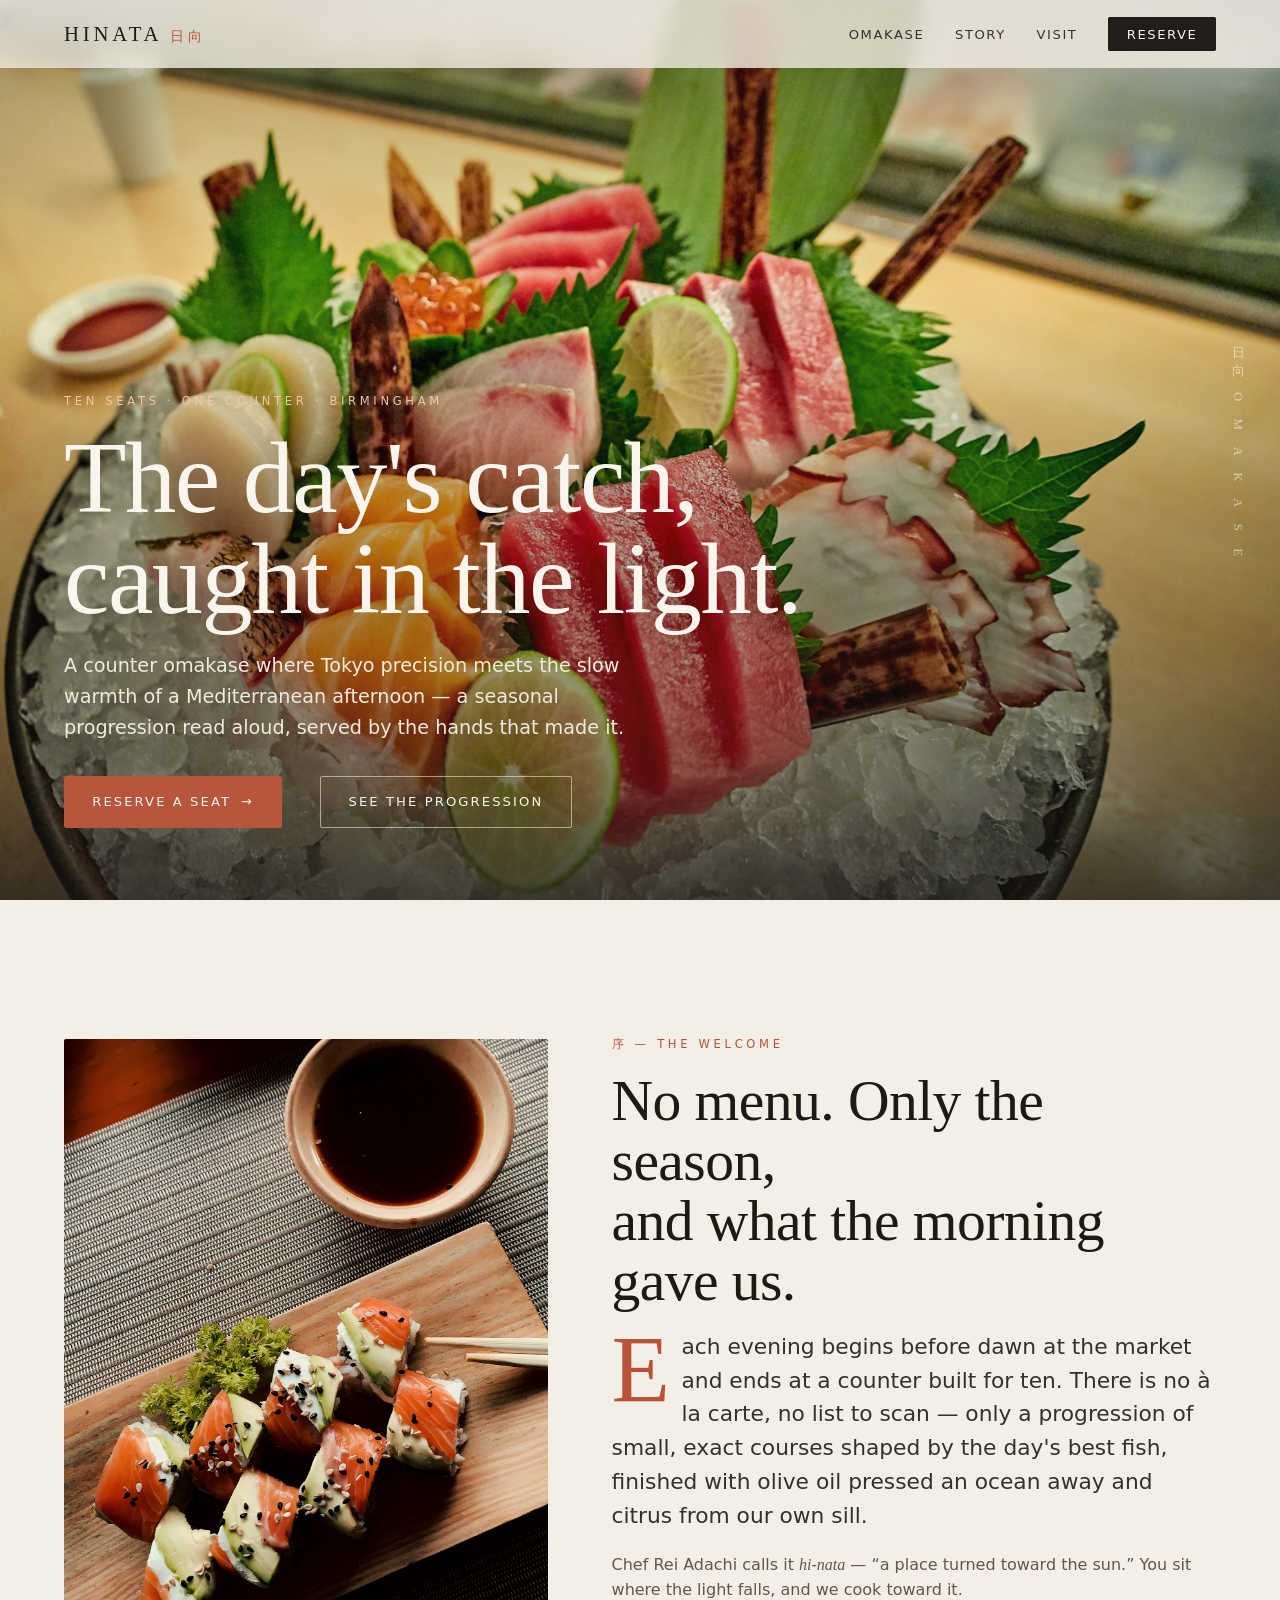
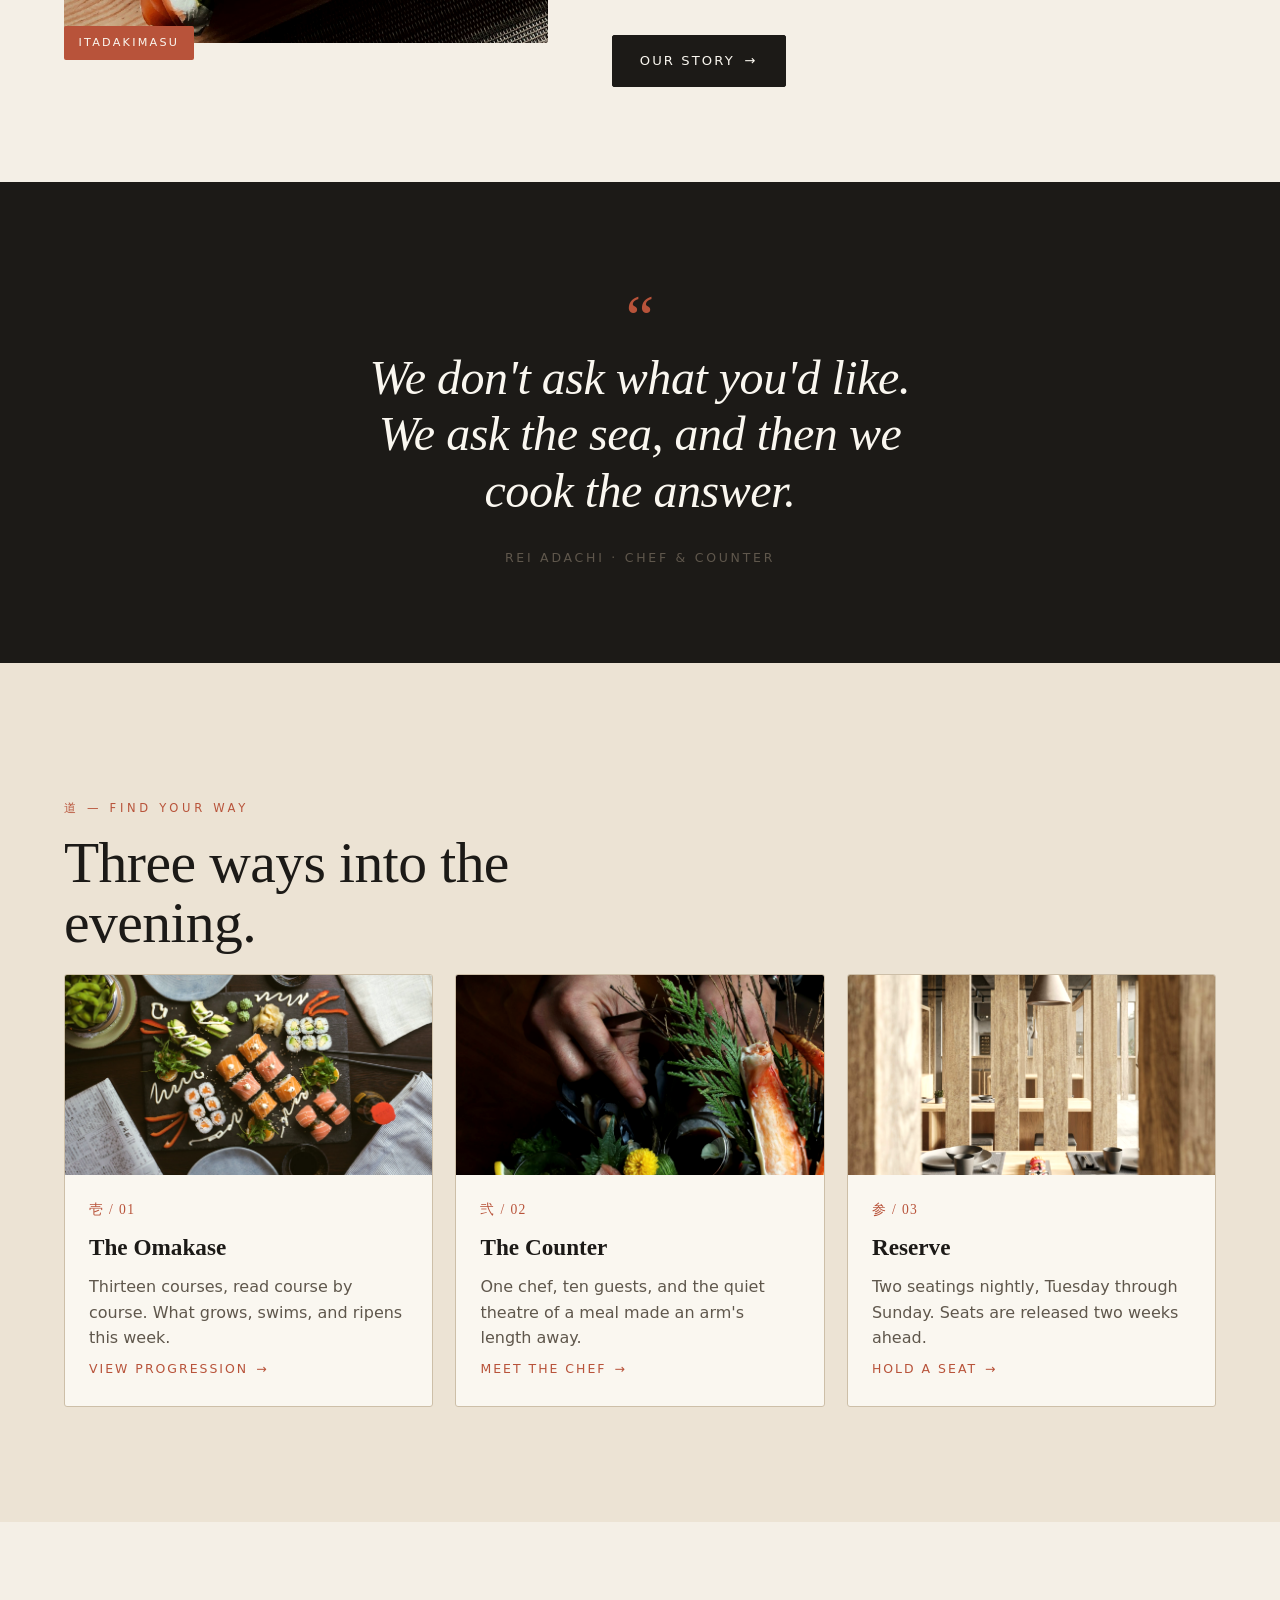
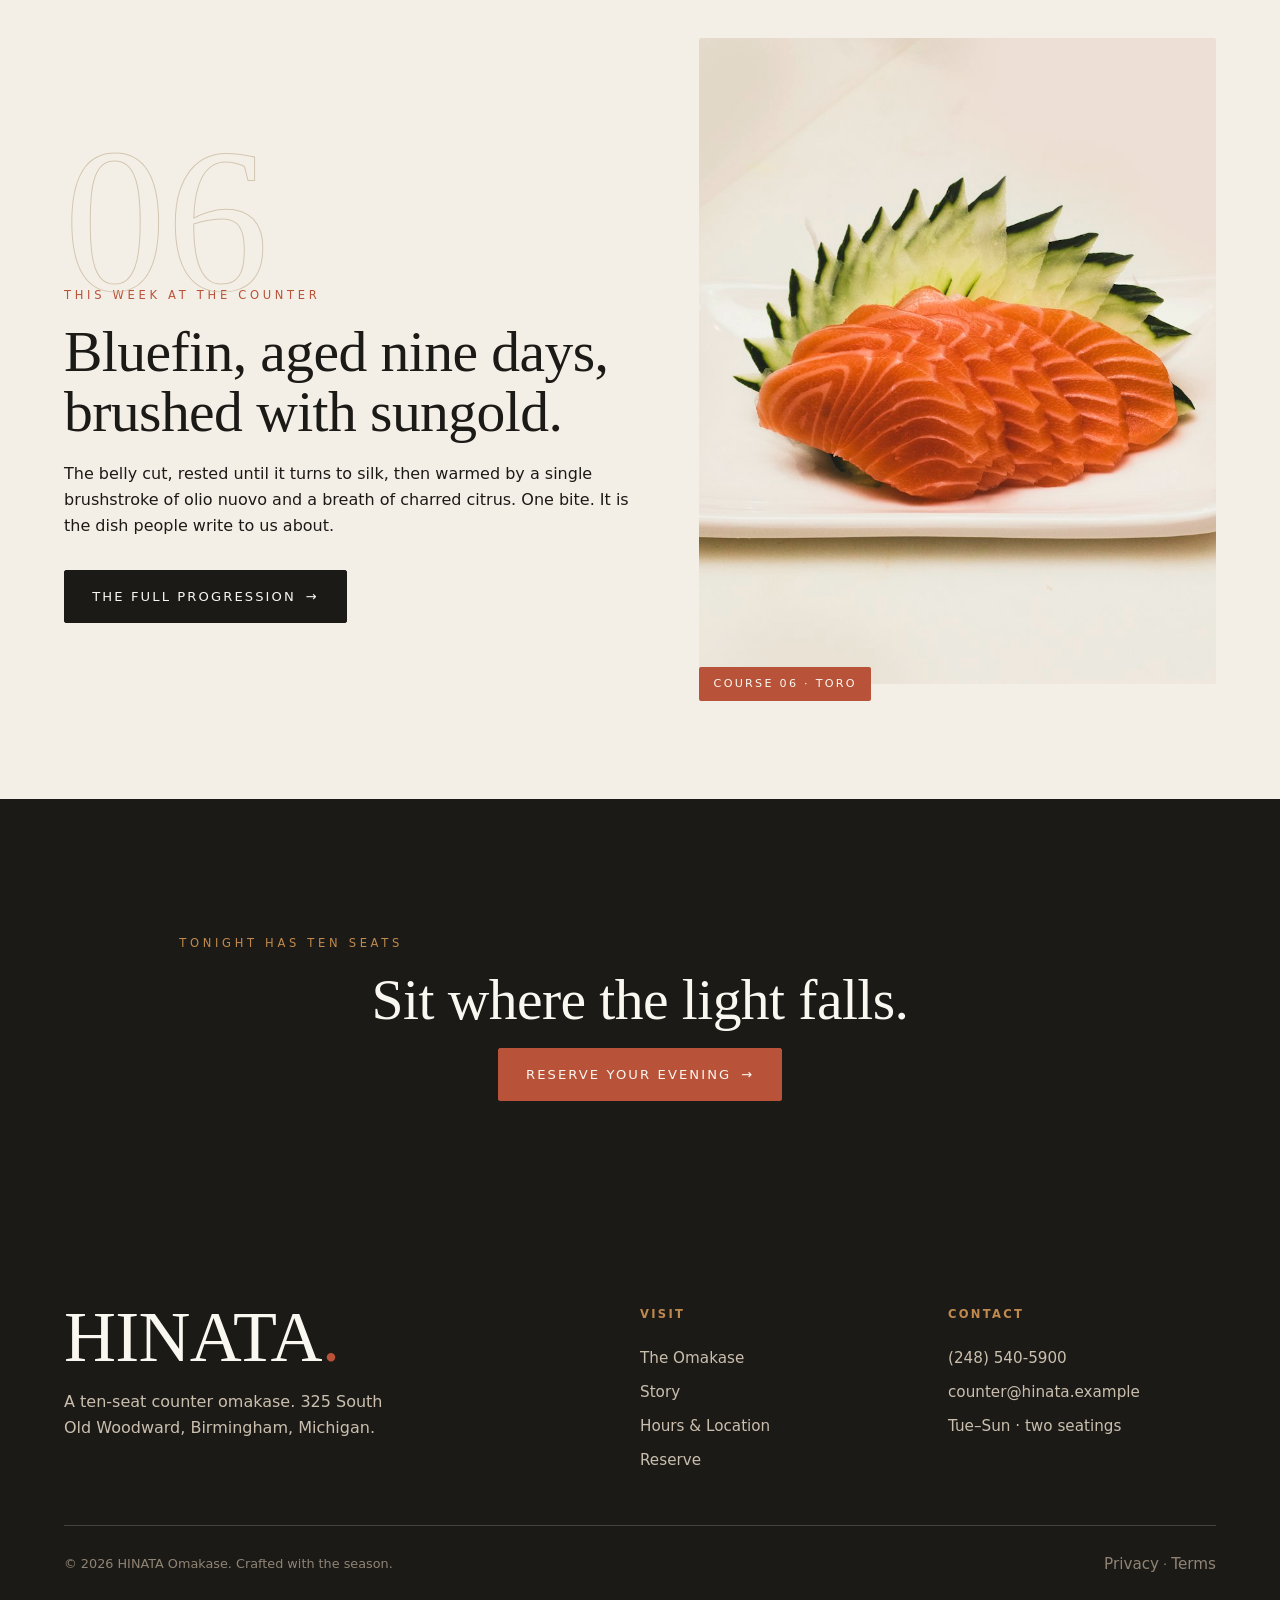
<file: index.html>
<!DOCTYPE html>
<html lang="en">
<head>
<meta charset="utf-8">
<meta name="viewport" content="width=device-width,initial-scale=1">
<meta http-equiv="Content-Security-Policy" content="default-src 'self'; img-src 'self' data:; style-src 'self' 'unsafe-inline' https://fonts.googleapis.com; font-src https://fonts.gstatic.com; script-src 'self'; base-uri 'self'; form-action 'self'">
<meta http-equiv="Cache-Control" content="no-cache, no-store, must-revalidate">
<meta http-equiv="Pragma" content="no-cache"><meta http-equiv="Expires" content="0">
<title>HINATA 日向 — Counter Omakase</title>
<meta name="description" content="HINATA — a ten-seat counter omakase where the day's catch meets sunlit Mediterranean stillness. Seasonal progression, Tokyo precision, coastal light.">
<link rel="preconnect" href="https://fonts.googleapis.com"><link rel="preconnect" href="https://fonts.gstatic.com" crossorigin>
<link href="https://fonts.googleapis.com/css2?family=Fraunces:ital,opsz,wght@0,9..144,300..600;1,9..144,300..500&family=Inter:wght@400;500;600&display=swap" rel="stylesheet">
<link rel="stylesheet" href="css/design.css?v=2">
</head>
<body>

<nav class="nav">
  <a class="nav__brand" href="index.html"><b>HINATA</b><span>日向</span></a>
  <ul class="nav__links">
    <li><a href="omakase.html">Omakase</a></li>
    <li><a href="story.html">Story</a></li>
    <li><a href="visit.html">Visit</a></li>
    <li><a class="nav__cta" href="reserve.html">Reserve</a></li>
  </ul>
  <button class="nav__burger" aria-label="Menu" aria-expanded="false"><span></span><span></span><span></span></button>
</nav>

<header class="hero">
  <div class="hero__img"><img src="img/hero-home.jpg" alt="A seasonal sashimi course plated on stone at the HINATA counter" fetchpriority="high"></div>
  <div class="hero__scrim"></div>
  <div class="railmark">日 向 · O M A K A S E</div>
  <div class="hero__inner">
    <p class="eyebrow">Ten seats · One counter · Birmingham</p>
    <h1 class="display">The day's catch,<br>caught in the light.</h1>
    <p class="hero__sub">A counter omakase where Tokyo precision meets the slow warmth of a Mediterranean afternoon — a seasonal progression read aloud, served by the hands that made it.</p>
    <div class="hero__meta">
      <a class="btn btn--solid" href="reserve.html">Reserve a seat <span class="arw">→</span></a>
      <a class="btn btn--ghost" href="omakase.html">See the progression</a>
    </div>
  </div>
</header>

<!-- intro -->
<section class="band band--bone">
  <div class="wrap split split--wide">
    <div class="split__media reveal"><img src="img/intro.jpg" alt="A warm cup of tea and chopsticks resting at the counter"><span class="cap">Itadakimasu</span></div>
    <div class="split__body reveal" data-d="1">
      <p class="eyebrow">序 — The welcome</p>
      <h2 class="h2">No menu. Only the season,<br>and what the morning gave us.</h2>
      <p class="lede dropcap">Each evening begins before dawn at the market and ends at a counter built for ten. There is no à la carte, no list to scan — only a progression of small, exact courses shaped by the day's best fish, finished with olive oil pressed an ocean away and citrus from our own sill.</p>
      <p class="muted">Chef Rei Adachi calls it <span class="kana">hi-nata</span> — “a place turned toward the sun.” You sit where the light falls, and we cook toward it.</p>
      <a class="btn btn--ink" href="story.html" style="margin-top:2rem">Our story <span class="arw">→</span></a>
    </div>
  </div>
</section>

<!-- pull quote -->
<section class="band band--ink">
  <div class="wrap pull reveal">
    <span class="mark">“</span>
    <blockquote>We don't ask what you'd like. We ask the sea, and then we cook the answer.</blockquote>
    <cite>Rei Adachi · Chef &amp; Counter</cite>
  </div>
</section>

<!-- signposts -->
<section class="band band--linen">
  <div class="wrap">
    <p class="eyebrow reveal">道 — Find your way</p>
    <h2 class="h2 reveal" data-d="1" style="margin:1rem 0 2.6rem;max-width:18ch">Three ways into the evening.</h2>
    <div class="signposts">
      <a class="spost reveal" data-d="1" href="omakase.html">
        <div class="spost__img"><img src="img/course-2.jpg" alt="A seasonal omakase platter"></div>
        <div class="spost__body"><span class="num">壱 / 01</span><h3>The Omakase</h3>
          <p class="muted">Thirteen courses, read course by course. What grows, swims, and ripens this week.</p>
          <span class="go">View progression <span class="arw">→</span></span></div>
      </a>
      <a class="spost reveal" data-d="2" href="story.html">
        <div class="spost__img"><img src="img/hero-story.jpg" alt="Chef's hands finishing a course"></div>
        <div class="spost__body"><span class="num">弐 / 02</span><h3>The Counter</h3>
          <p class="muted">One chef, ten guests, and the quiet theatre of a meal made an arm's length away.</p>
          <span class="go">Meet the chef <span class="arw">→</span></span></div>
      </a>
      <a class="spost reveal" data-d="3" href="reserve.html">
        <div class="spost__img"><img src="img/hero-reserve.jpg" alt="The minimal wood counter room"></div>
        <div class="spost__body"><span class="num">参 / 03</span><h3>Reserve</h3>
          <p class="muted">Two seatings nightly, Tuesday through Sunday. Seats are released two weeks ahead.</p>
          <span class="go">Hold a seat <span class="arw">→</span></span></div>
      </a>
    </div>
  </div>
</section>

<!-- featured teaser -->
<section class="band band--bone">
  <div class="wrap split split--rev">
    <div class="split__media reveal"><img src="img/course-1.jpg" alt="A clean block of cured salmon on a pale plate"><span class="cap">Course 06 · Toro</span></div>
    <div class="split__body reveal" data-d="1">
      <p class="numeral">06</p>
      <p class="eyebrow" style="margin-top:-1rem">This week at the counter</p>
      <h2 class="h2">Bluefin, aged nine days,<br>brushed with sungold.</h2>
      <p>The belly cut, rested until it turns to silk, then warmed by a single brushstroke of olio nuovo and a breath of charred citrus. One bite. It is the dish people write to us about.</p>
      <a class="btn btn--ink" href="omakase.html" style="margin-top:2rem">The full progression <span class="arw">→</span></a>
    </div>
  </div>
</section>

<!-- CTA band -->
<section class="band band--ink">
  <div class="wrap" style="text-align:center">
    <p class="eyebrow reveal" style="margin-bottom:1rem">Tonight has ten seats</p>
    <h2 class="h2 reveal" data-d="1" style="max-width:20ch;margin-inline:auto">Sit where the light falls.</h2>
    <div class="reveal" data-d="2" style="margin-top:2.4rem"><a class="btn btn--solid" href="reserve.html">Reserve your evening <span class="arw">→</span></a></div>
  </div>
</section>

<footer class="foot">
  <div class="wrap">
    <div class="foot__top">
      <div><p class="foot__mark">HINATA<span>.</span></p>
        <p style="margin-top:1.2rem;max-width:34ch">A ten-seat counter omakase. 325 South Old Woodward, Birmingham, Michigan.</p></div>
      <div><h5>Visit</h5>
        <a href="omakase.html">The Omakase</a><a href="story.html">Story</a><a href="visit.html">Hours &amp; Location</a><a href="reserve.html">Reserve</a></div>
      <div><h5>Contact</h5>
        <a href="tel:+12485405900">(248) 540-5900</a><a href="mailto:counter@hinata.example">counter@hinata.example</a>
        <a href="visit.html">Tue–Sun · two seatings</a></div>
    </div>
    <div class="foot__bot">
      <span>© 2026 HINATA Omakase. Crafted with the season.</span>
      <span><a href="legal.html">Privacy</a> · <a href="legal.html#terms">Terms</a></span>
    </div>
  </div>
</footer>

<script src="js/nav.js?v=1"></script>
<script src="js/reveal.js?v=1"></script>
</body>
</html>
</file>
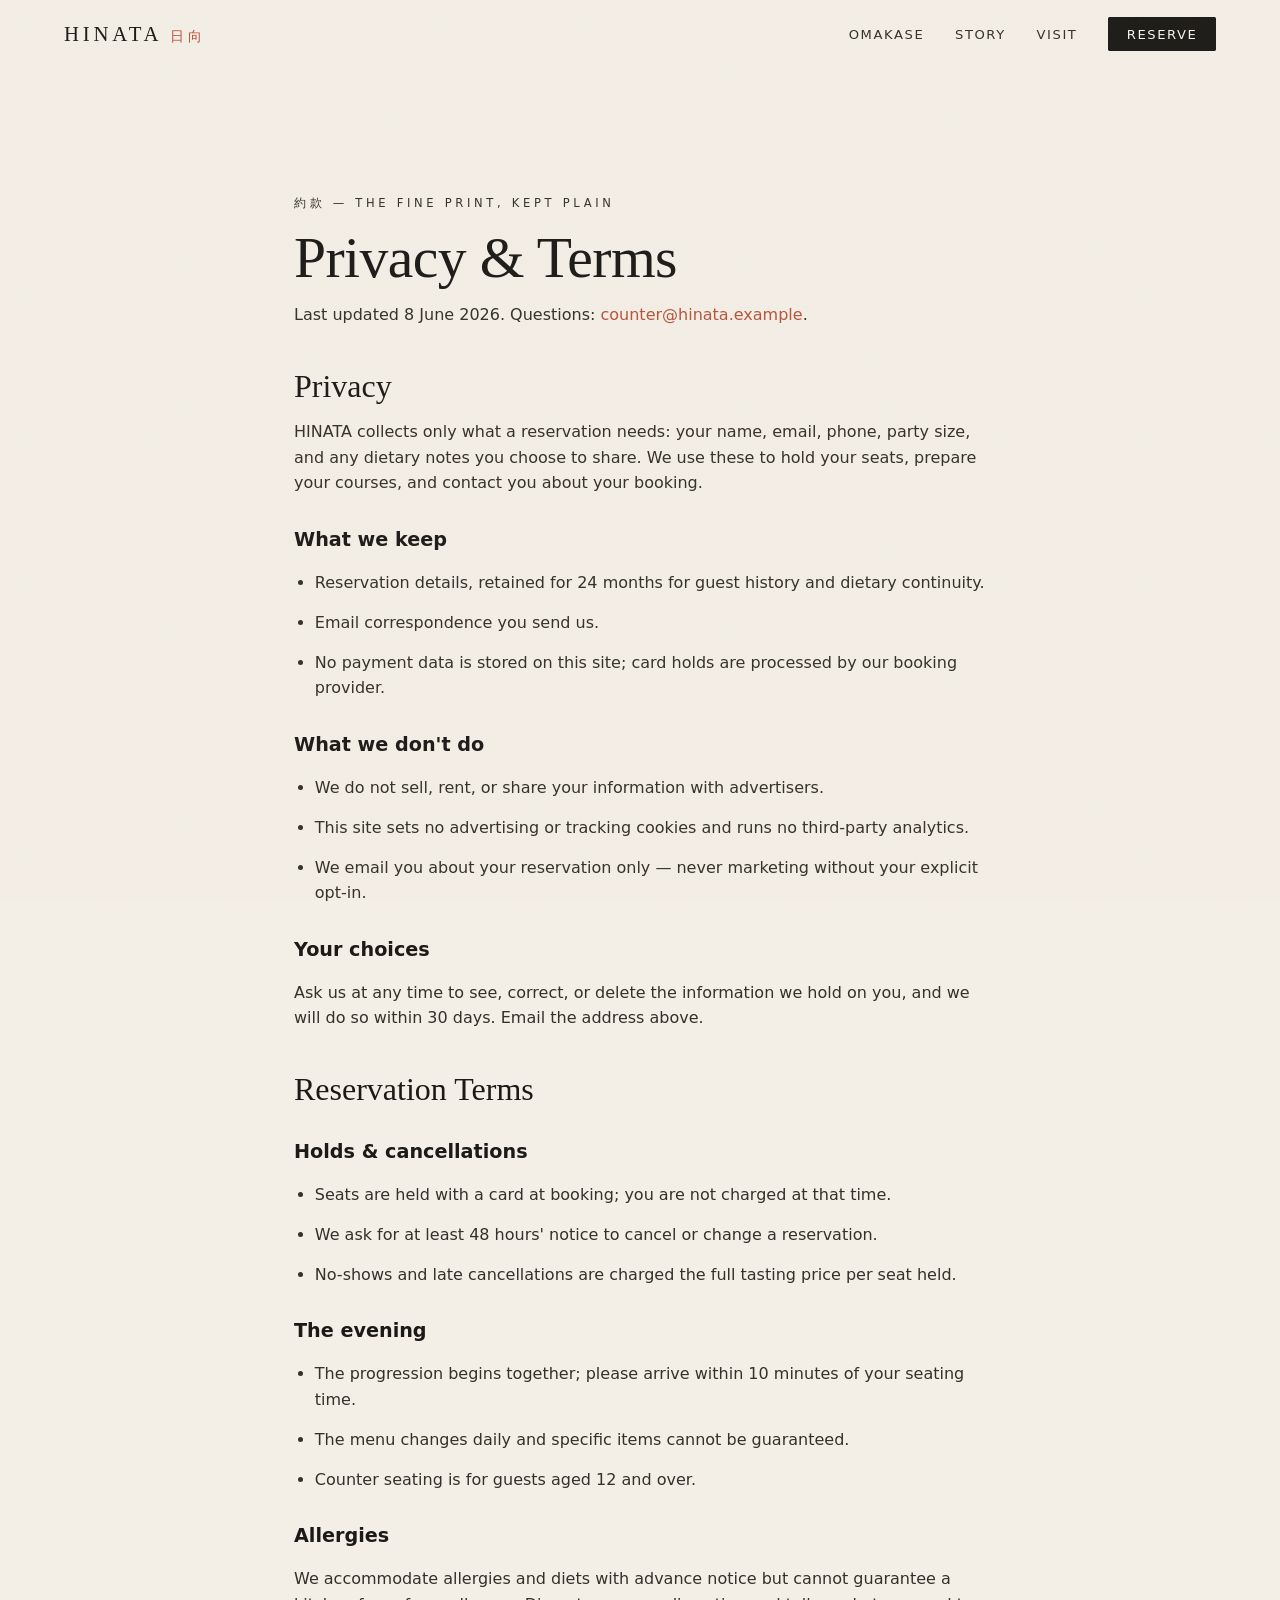
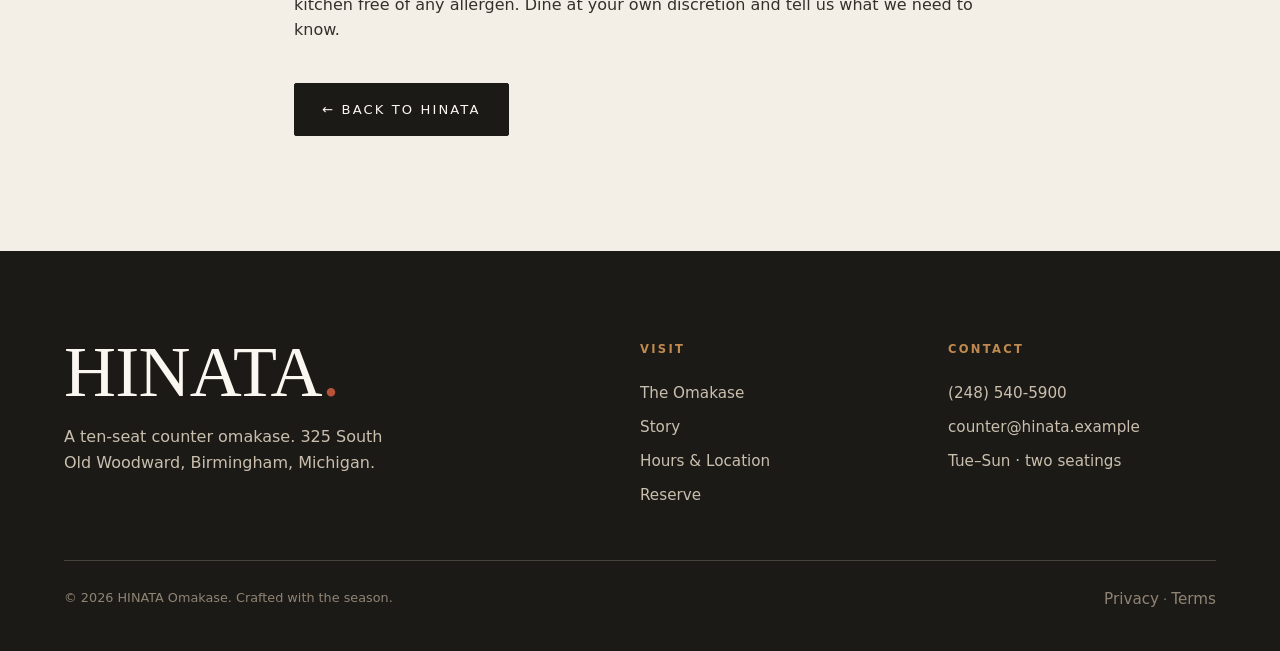
<file: legal.html>
<!DOCTYPE html>
<html lang="en">
<head>
<meta charset="utf-8">
<meta name="viewport" content="width=device-width,initial-scale=1">
<meta http-equiv="Content-Security-Policy" content="default-src 'self'; img-src 'self' data:; style-src 'self' 'unsafe-inline' https://fonts.googleapis.com; font-src https://fonts.gstatic.com; script-src 'self'; base-uri 'self'; form-action 'self'">
<meta http-equiv="Cache-Control" content="no-cache, no-store, must-revalidate">
<meta http-equiv="Pragma" content="no-cache"><meta http-equiv="Expires" content="0">
<title>Privacy &amp; Terms — HINATA 日向</title>
<meta name="description" content="Privacy policy and reservation terms for HINATA Omakase.">
<link rel="preconnect" href="https://fonts.googleapis.com"><link rel="preconnect" href="https://fonts.gstatic.com" crossorigin>
<link href="https://fonts.googleapis.com/css2?family=Fraunces:ital,opsz,wght@0,9..144,300..600;1,9..144,300..500&family=Inter:wght@400;500;600&display=swap" rel="stylesheet">
<link rel="stylesheet" href="css/design.css?v=2">
</head>
<body>

<nav class="nav">
  <a class="nav__brand" href="index.html"><b>HINATA</b><span>日向</span></a>
  <ul class="nav__links">
    <li><a href="omakase.html">Omakase</a></li>
    <li><a href="story.html">Story</a></li>
    <li><a href="visit.html">Visit</a></li>
    <li><a class="nav__cta" href="reserve.html">Reserve</a></li>
  </ul>
  <button class="nav__burger" aria-label="Menu" aria-expanded="false"><span></span><span></span><span></span></button>
</nav>

<section class="band band--bone" style="padding-top:calc(var(--band) + 4rem)">
  <div class="wrap legal" style="max-width:820px">
    <p class="eyebrow">約款 — The fine print, kept plain</p>
    <h1 class="h2" style="margin-top:1rem">Privacy &amp; Terms</h1>
    <p class="muted">Last updated 8 June 2026. Questions: <a href="mailto:counter@hinata.example" style="color:var(--terra)">counter@hinata.example</a>.</p>

    <h2 class="h3" id="privacy">Privacy</h2>
    <p>HINATA collects only what a reservation needs: your name, email, phone, party size, and any dietary notes you choose to share. We use these to hold your seats, prepare your courses, and contact you about your booking.</p>
    <h3>What we keep</h3>
    <ul>
      <li>Reservation details, retained for 24 months for guest history and dietary continuity.</li>
      <li>Email correspondence you send us.</li>
      <li>No payment data is stored on this site; card holds are processed by our booking provider.</li>
    </ul>
    <h3>What we don't do</h3>
    <ul>
      <li>We do not sell, rent, or share your information with advertisers.</li>
      <li>This site sets no advertising or tracking cookies and runs no third-party analytics.</li>
      <li>We email you about your reservation only — never marketing without your explicit opt-in.</li>
    </ul>
    <h3>Your choices</h3>
    <p>Ask us at any time to see, correct, or delete the information we hold on you, and we will do so within 30 days. Email the address above.</p>

    <h2 class="h3" id="terms">Reservation Terms</h2>
    <h3>Holds &amp; cancellations</h3>
    <ul>
      <li>Seats are held with a card at booking; you are not charged at that time.</li>
      <li>We ask for at least 48 hours' notice to cancel or change a reservation.</li>
      <li>No-shows and late cancellations are charged the full tasting price per seat held.</li>
    </ul>
    <h3>The evening</h3>
    <ul>
      <li>The progression begins together; please arrive within 10 minutes of your seating time.</li>
      <li>The menu changes daily and specific items cannot be guaranteed.</li>
      <li>Counter seating is for guests aged 12 and over.</li>
    </ul>
    <h3>Allergies</h3>
    <p>We accommodate allergies and diets with advance notice but cannot guarantee a kitchen free of any allergen. Dine at your own discretion and tell us what we need to know.</p>

    <p style="margin-top:2.5rem"><a class="btn btn--ink" href="index.html">← Back to HINATA</a></p>
  </div>
</section>

<footer class="foot">
  <div class="wrap">
    <div class="foot__top">
      <div><p class="foot__mark">HINATA<span>.</span></p><p style="margin-top:1.2rem;max-width:34ch">A ten-seat counter omakase. 325 South Old Woodward, Birmingham, Michigan.</p></div>
      <div><h5>Visit</h5><a href="omakase.html">The Omakase</a><a href="story.html">Story</a><a href="visit.html">Hours &amp; Location</a><a href="reserve.html">Reserve</a></div>
      <div><h5>Contact</h5><a href="tel:+12485405900">(248) 540-5900</a><a href="mailto:counter@hinata.example">counter@hinata.example</a><a href="visit.html">Tue–Sun · two seatings</a></div>
    </div>
    <div class="foot__bot"><span>© 2026 HINATA Omakase. Crafted with the season.</span><span><a href="legal.html">Privacy</a> · <a href="legal.html#terms">Terms</a></span></div>
  </div>
</footer>

<script src="js/nav.js?v=1"></script>
<script src="js/reveal.js?v=1"></script>
</body>
</html>
</file>
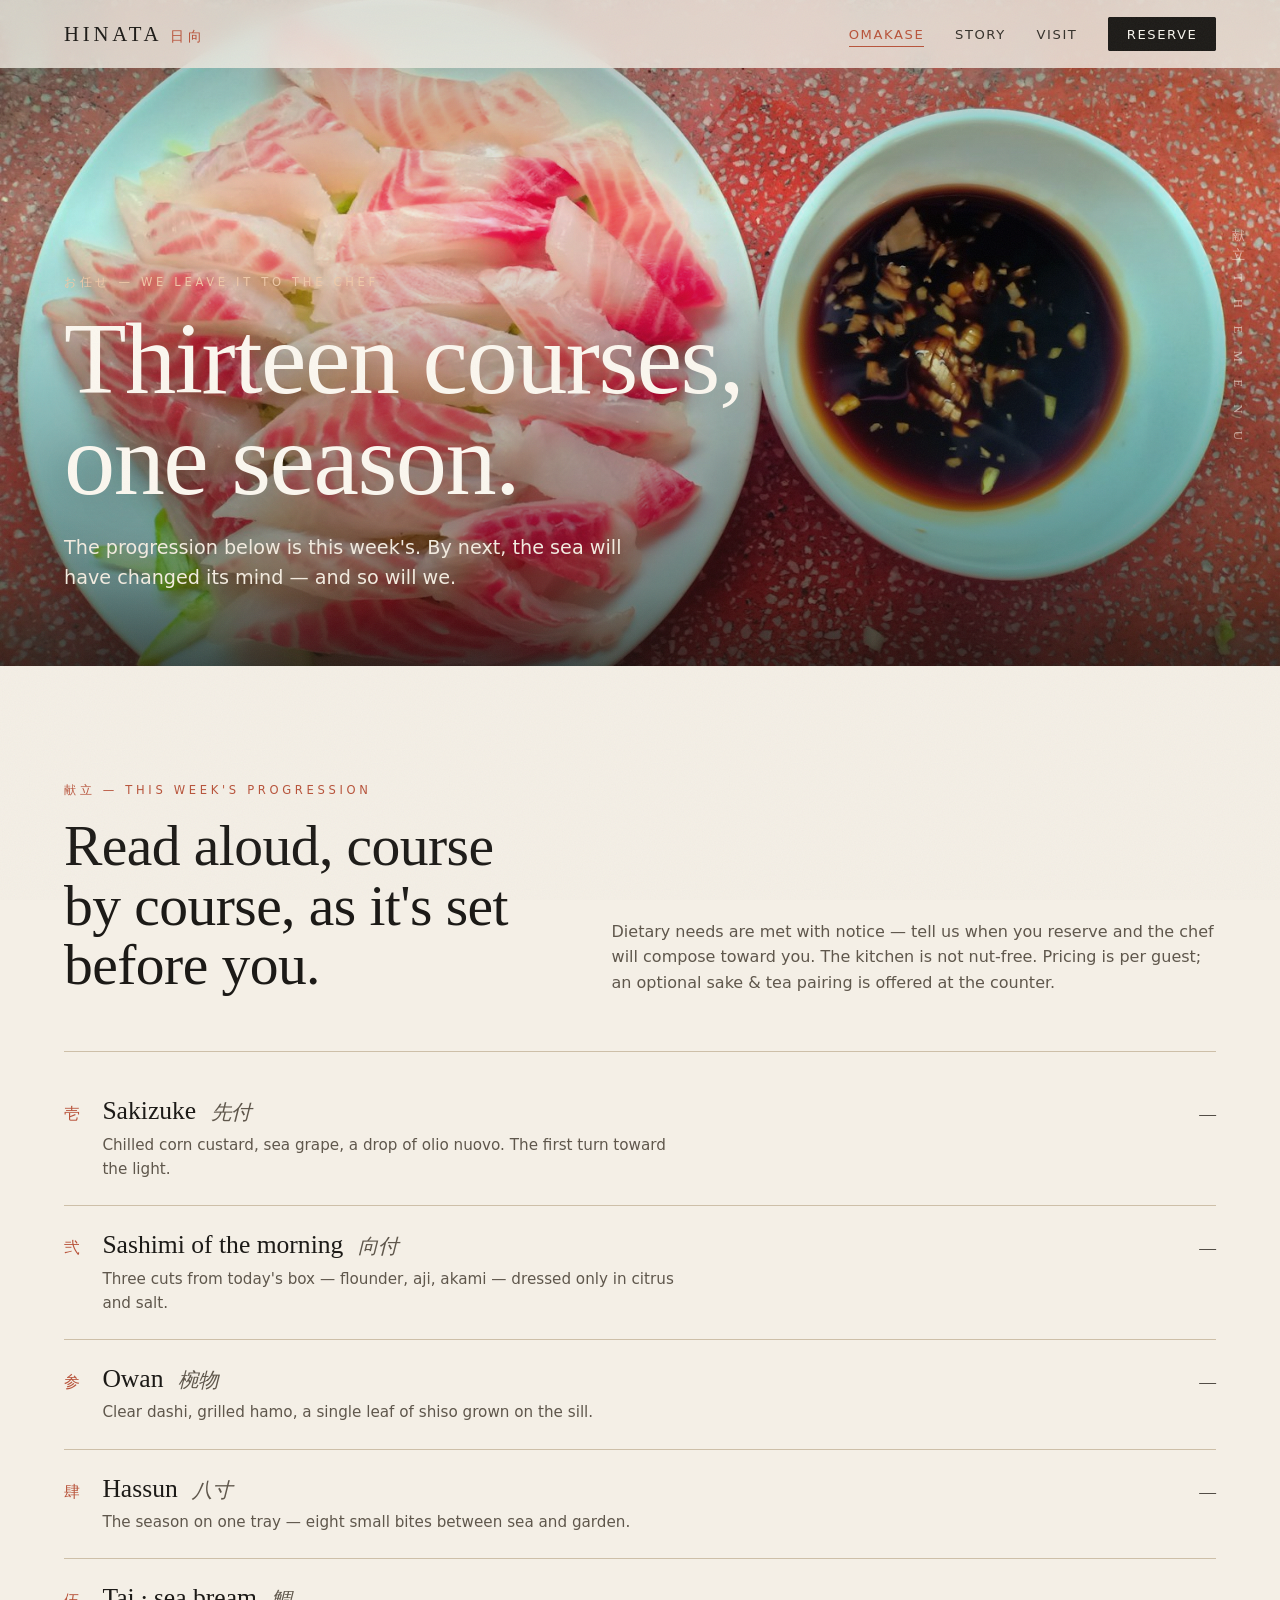
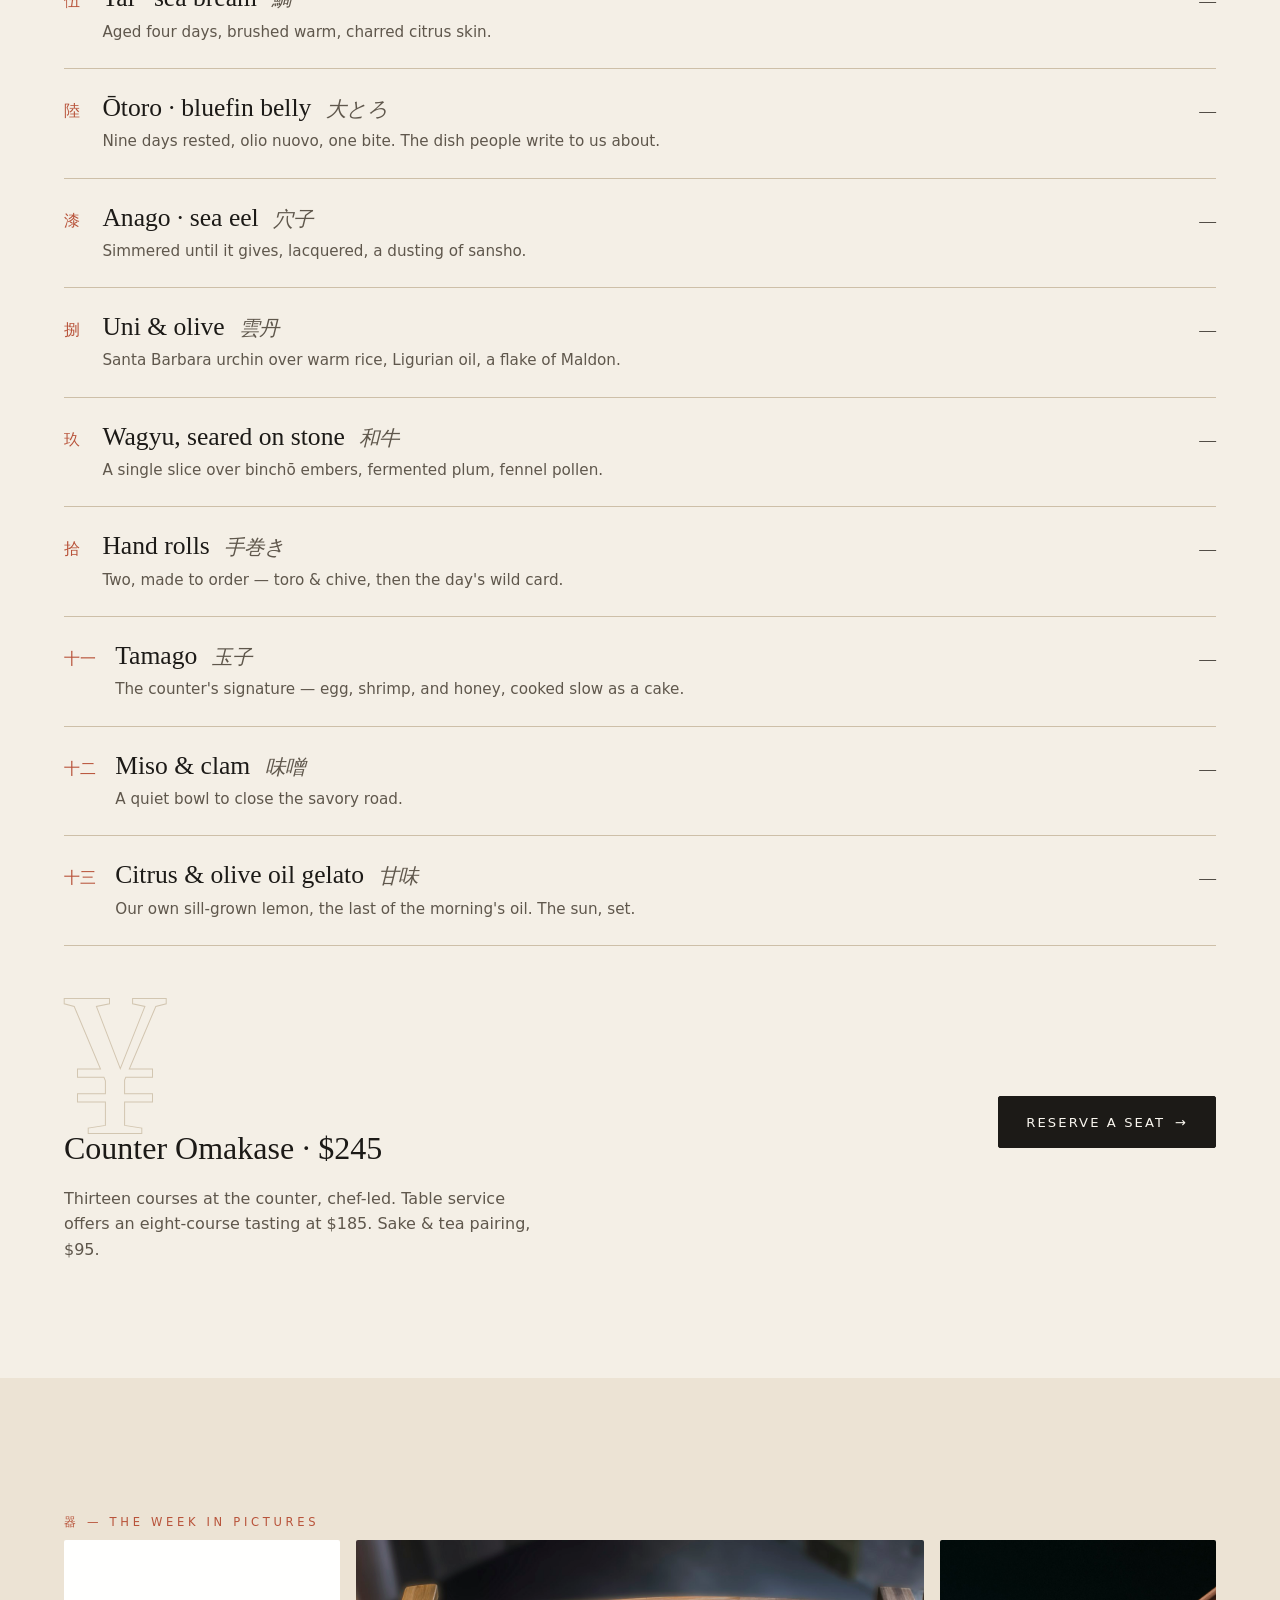
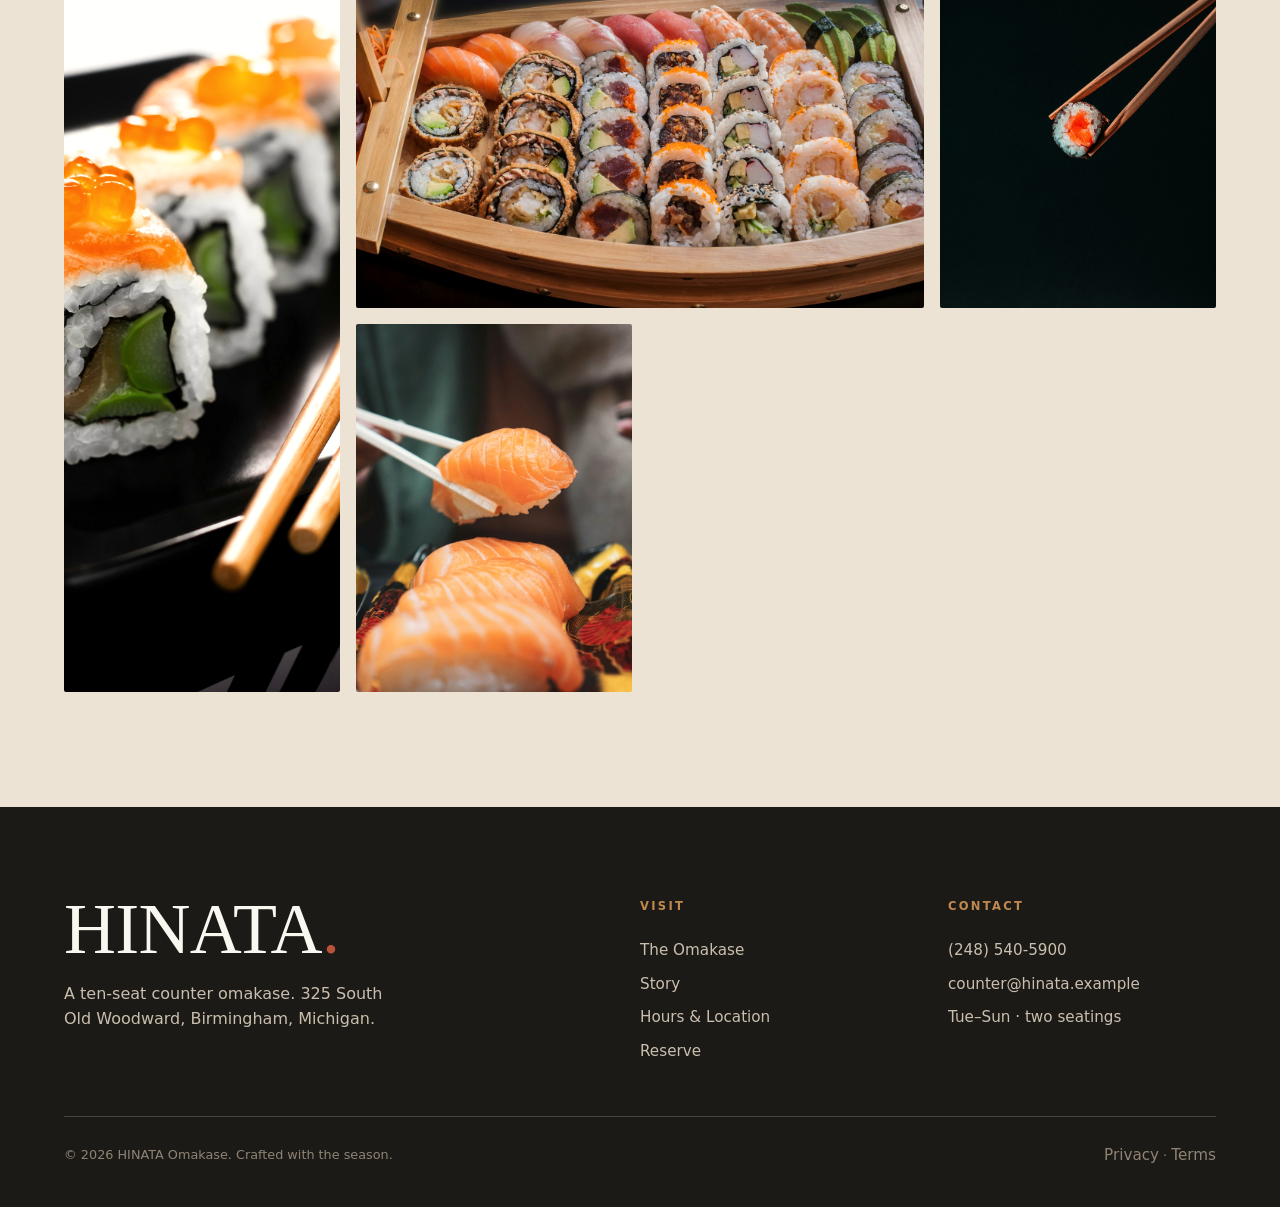
<file: omakase.html>
<!DOCTYPE html>
<html lang="en">
<head>
<meta charset="utf-8">
<meta name="viewport" content="width=device-width,initial-scale=1">
<meta http-equiv="Content-Security-Policy" content="default-src 'self'; img-src 'self' data:; style-src 'self' 'unsafe-inline' https://fonts.googleapis.com; font-src https://fonts.gstatic.com; script-src 'self'; base-uri 'self'; form-action 'self'">
<meta http-equiv="Cache-Control" content="no-cache, no-store, must-revalidate">
<meta http-equiv="Pragma" content="no-cache"><meta http-equiv="Expires" content="0">
<title>The Omakase — HINATA 日向</title>
<meta name="description" content="Thirteen seasonal courses at the HINATA counter. A progression of small, exact plates shaped by the day's catch.">
<link rel="preconnect" href="https://fonts.googleapis.com"><link rel="preconnect" href="https://fonts.gstatic.com" crossorigin>
<link href="https://fonts.googleapis.com/css2?family=Fraunces:ital,opsz,wght@0,9..144,300..600;1,9..144,300..500&family=Inter:wght@400;500;600&display=swap" rel="stylesheet">
<link rel="stylesheet" href="css/design.css?v=2">
</head>
<body>

<nav class="nav">
  <a class="nav__brand" href="index.html"><b>HINATA</b><span>日向</span></a>
  <ul class="nav__links">
    <li><a href="omakase.html" aria-current="page">Omakase</a></li>
    <li><a href="story.html">Story</a></li>
    <li><a href="visit.html">Visit</a></li>
    <li><a class="nav__cta" href="reserve.html">Reserve</a></li>
  </ul>
  <button class="nav__burger" aria-label="Menu" aria-expanded="false"><span></span><span></span><span></span></button>
</nav>

<header class="hero hero--page">
  <div class="hero__img"><img src="img/hero-omakase.jpg" alt="A bright seasonal course plated for the omakase" fetchpriority="high"></div>
  <div class="hero__scrim"></div>
  <div class="railmark">献 立 · T H E   M E N U</div>
  <div class="hero__inner">
    <p class="eyebrow">お任せ — We leave it to the chef</p>
    <h1 class="display">Thirteen courses,<br>one season.</h1>
    <p class="hero__sub">The progression below is this week's. By next, the sea will have changed its mind — and so will we.</p>
  </div>
</header>

<section class="band band--bone">
  <div class="wrap">
    <div class="split split--wide" style="align-items:end;margin-bottom:3.5rem">
      <div class="reveal">
        <p class="eyebrow">献立 — This week's progression</p>
        <h2 class="h2" style="margin-top:1rem;max-width:16ch">Read aloud, course by course, as it's set before you.</h2>
      </div>
      <div class="reveal" data-d="1"><p class="muted">Dietary needs are met with notice — tell us when you reserve and the chef will compose toward you. The kitchen is not nut-free. Pricing is per guest; an optional sake &amp; tea pairing is offered at the counter.</p></div>
    </div>

    <div class="courses">
      <div class="course reveal"><span class="course__no">壱</span><div class="course__main"><div class="course__name">Sakizuke <span class="kana">先付</span></div><p class="course__desc">Chilled corn custard, sea grape, a drop of olio nuovo. The first turn toward the light.</p></div><span class="course__price">—</span></div>
      <div class="course reveal"><span class="course__no">弐</span><div class="course__main"><div class="course__name">Sashimi of the morning <span class="kana">向付</span></div><p class="course__desc">Three cuts from today's box — flounder, aji, akami — dressed only in citrus and salt.</p></div><span class="course__price">—</span></div>
      <div class="course reveal"><span class="course__no">参</span><div class="course__main"><div class="course__name">Owan <span class="kana">椀物</span></div><p class="course__desc">Clear dashi, grilled hamo, a single leaf of shiso grown on the sill.</p></div><span class="course__price">—</span></div>
      <div class="course reveal"><span class="course__no">肆</span><div class="course__main"><div class="course__name">Hassun <span class="kana">八寸</span></div><p class="course__desc">The season on one tray — eight small bites between sea and garden.</p></div><span class="course__price">—</span></div>
      <div class="course reveal"><span class="course__no">伍</span><div class="course__main"><div class="course__name">Tai · sea bream <span class="kana">鯛</span></div><p class="course__desc">Aged four days, brushed warm, charred citrus skin.</p></div><span class="course__price">—</span></div>
      <div class="course reveal"><span class="course__no">陸</span><div class="course__main"><div class="course__name">Ōtoro · bluefin belly <span class="kana">大とろ</span></div><p class="course__desc">Nine days rested, olio nuovo, one bite. The dish people write to us about.</p></div><span class="course__price">—</span></div>
      <div class="course reveal"><span class="course__no">漆</span><div class="course__main"><div class="course__name">Anago · sea eel <span class="kana">穴子</span></div><p class="course__desc">Simmered until it gives, lacquered, a dusting of sansho.</p></div><span class="course__price">—</span></div>
      <div class="course reveal"><span class="course__no">捌</span><div class="course__main"><div class="course__name">Uni &amp; olive <span class="kana">雲丹</span></div><p class="course__desc">Santa Barbara urchin over warm rice, Ligurian oil, a flake of Maldon.</p></div><span class="course__price">—</span></div>
      <div class="course reveal"><span class="course__no">玖</span><div class="course__main"><div class="course__name">Wagyu, seared on stone <span class="kana">和牛</span></div><p class="course__desc">A single slice over binchō embers, fermented plum, fennel pollen.</p></div><span class="course__price">—</span></div>
      <div class="course reveal"><span class="course__no">拾</span><div class="course__main"><div class="course__name">Hand rolls <span class="kana">手巻き</span></div><p class="course__desc">Two, made to order — toro &amp; chive, then the day's wild card.</p></div><span class="course__price">—</span></div>
      <div class="course reveal"><span class="course__no">十一</span><div class="course__main"><div class="course__name">Tamago <span class="kana">玉子</span></div><p class="course__desc">The counter's signature — egg, shrimp, and honey, cooked slow as a cake.</p></div><span class="course__price">—</span></div>
      <div class="course reveal"><span class="course__no">十二</span><div class="course__main"><div class="course__name">Miso &amp; clam <span class="kana">味噌</span></div><p class="course__desc">A quiet bowl to close the savory road.</p></div><span class="course__price">—</span></div>
      <div class="course reveal"><span class="course__no">十三</span><div class="course__main"><div class="course__name">Citrus &amp; olive oil gelato <span class="kana">甘味</span></div><p class="course__desc">Our own sill-grown lemon, the last of the morning's oil. The sun, set.</p></div><span class="course__price">—</span></div>
    </div>

    <div class="split split--wide" style="margin-top:3.5rem;align-items:center">
      <div class="reveal"><p class="numeral">¥</p><h3 class="h3" style="margin-top:-1rem">Counter Omakase · $245</h3><p class="muted">Thirteen courses at the counter, chef-led. Table service offers an eight-course tasting at $185. Sake &amp; tea pairing, $95.</p></div>
      <div class="reveal" data-d="1" style="text-align:right"><a class="btn btn--ink" href="reserve.html">Reserve a seat <span class="arw">→</span></a></div>
    </div>
  </div>
</section>

<!-- gallery -->
<section class="band band--linen">
  <div class="wrap">
    <p class="eyebrow reveal" style="margin-bottom:1.8rem">器 — The week in pictures</p>
    <div class="gal">
      <figure class="tall reveal"><img src="img/course-3.jpg" alt="A row of nigiri"></figure>
      <figure class="wide reveal" data-d="1"><img src="img/course-4.jpg" alt="Rolls on a dark board"></figure>
      <figure class="reveal" data-d="2"><img src="img/detail-1.jpg" alt="A single bite held in chopsticks"></figure>
      <figure class="reveal" data-d="2"><img src="img/detail-2.jpg" alt="Salmon nigiri close up"></figure>
    </div>
  </div>
</section>

<footer class="foot">
  <div class="wrap">
    <div class="foot__top">
      <div><p class="foot__mark">HINATA<span>.</span></p><p style="margin-top:1.2rem;max-width:34ch">A ten-seat counter omakase. 325 South Old Woodward, Birmingham, Michigan.</p></div>
      <div><h5>Visit</h5><a href="omakase.html">The Omakase</a><a href="story.html">Story</a><a href="visit.html">Hours &amp; Location</a><a href="reserve.html">Reserve</a></div>
      <div><h5>Contact</h5><a href="tel:+12485405900">(248) 540-5900</a><a href="mailto:counter@hinata.example">counter@hinata.example</a><a href="visit.html">Tue–Sun · two seatings</a></div>
    </div>
    <div class="foot__bot"><span>© 2026 HINATA Omakase. Crafted with the season.</span><span><a href="legal.html">Privacy</a> · <a href="legal.html#terms">Terms</a></span></div>
  </div>
</footer>

<script src="js/nav.js?v=1"></script>
<script src="js/reveal.js?v=1"></script>
</body>
</html>
</file>
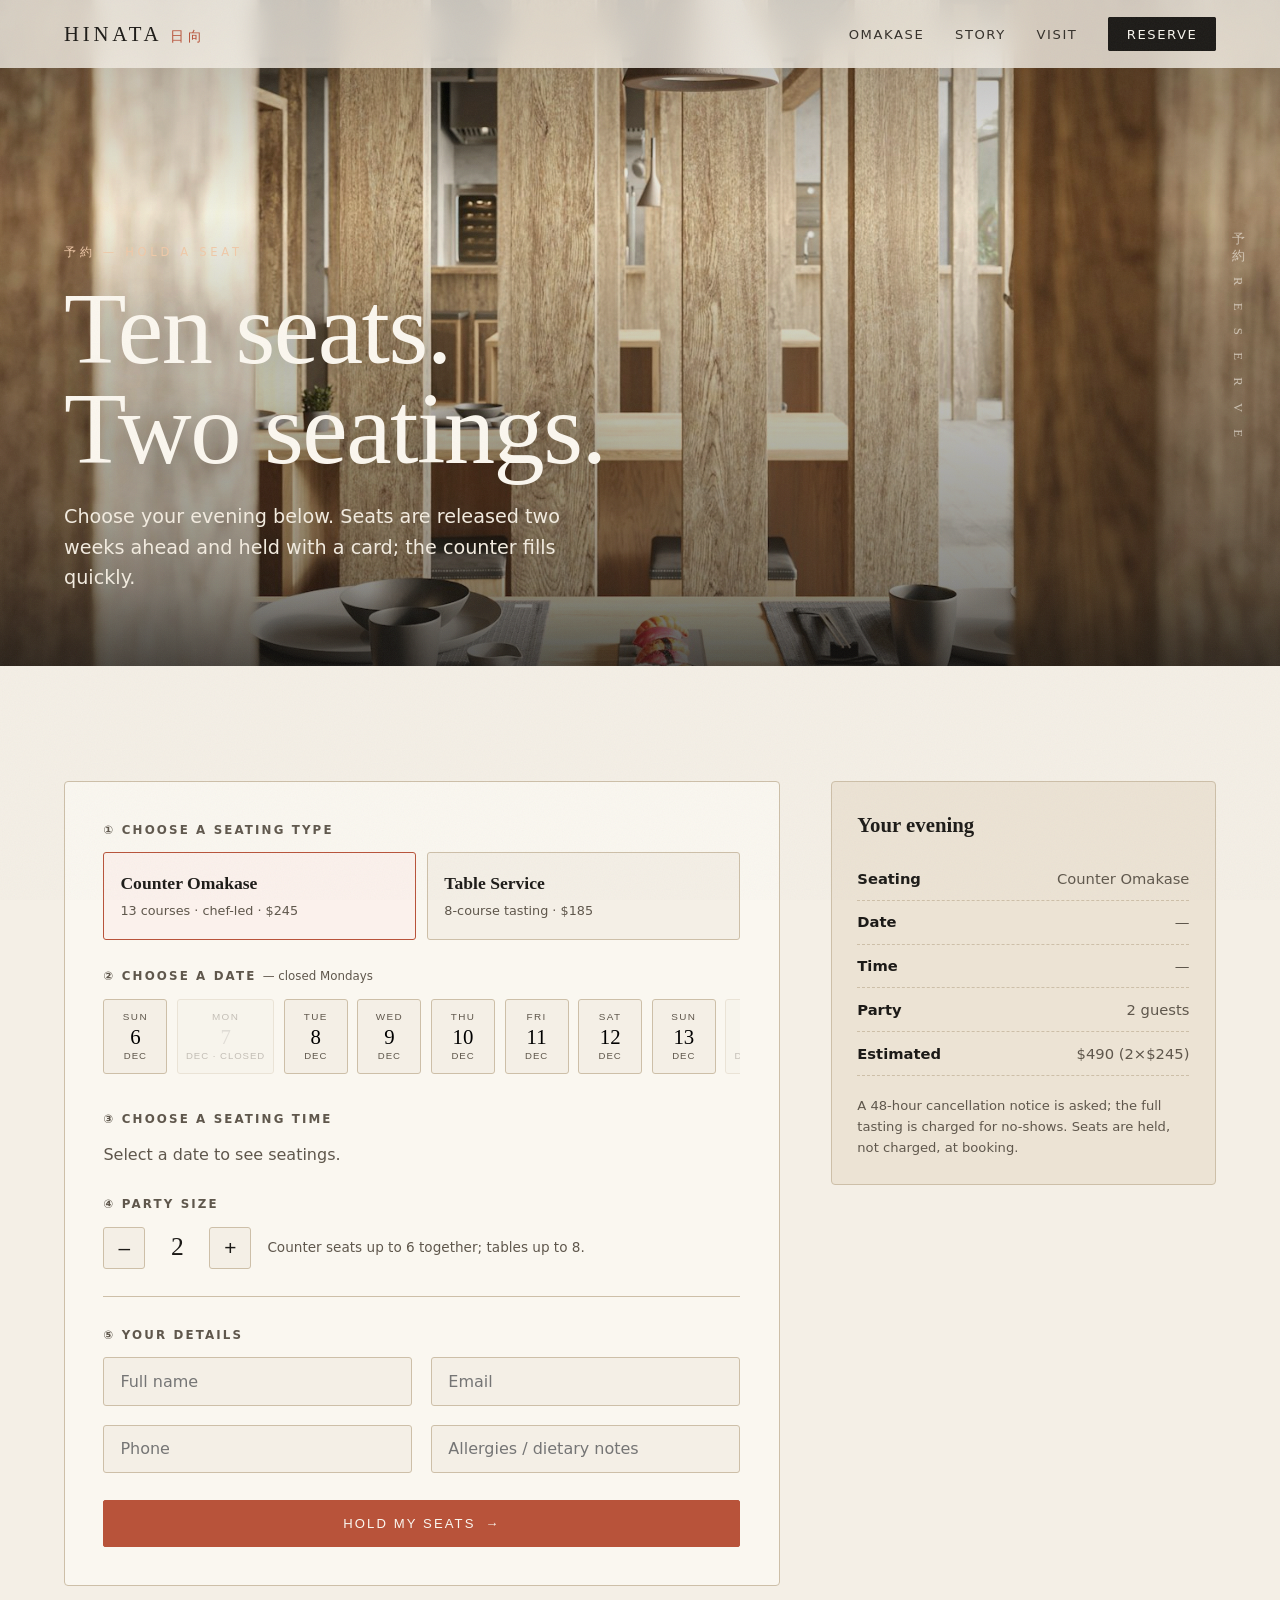
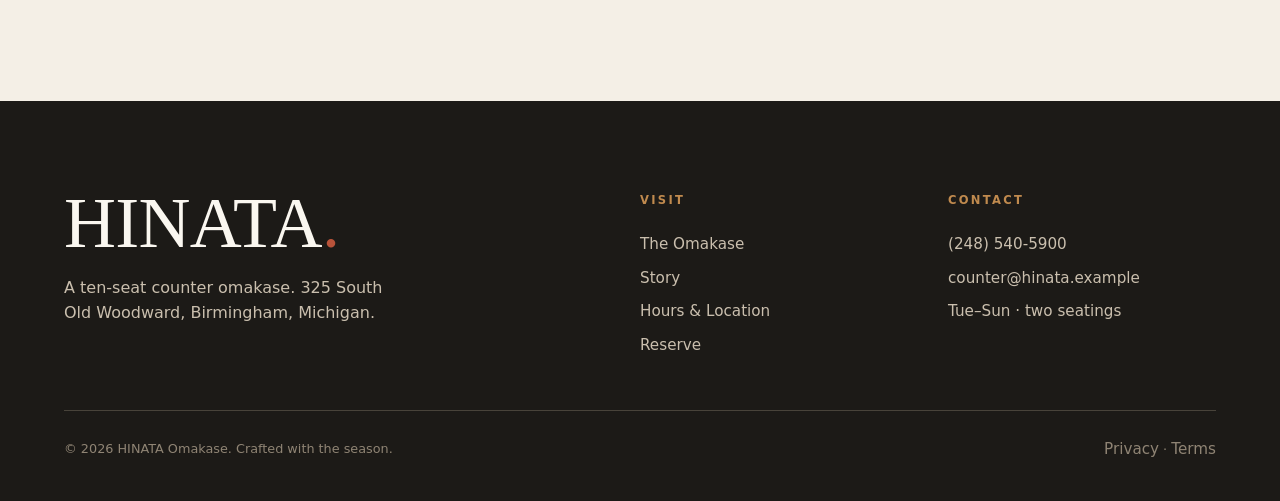
<file: reserve.html>
<!DOCTYPE html>
<html lang="en">
<head>
<meta charset="utf-8">
<meta name="viewport" content="width=device-width,initial-scale=1">
<meta http-equiv="Content-Security-Policy" content="default-src 'self'; img-src 'self' data:; style-src 'self' 'unsafe-inline' https://fonts.googleapis.com; font-src https://fonts.gstatic.com; script-src 'self'; base-uri 'self'; form-action 'self'">
<meta http-equiv="Cache-Control" content="no-cache, no-store, must-revalidate">
<meta http-equiv="Pragma" content="no-cache"><meta http-equiv="Expires" content="0">
<title>Reserve — HINATA 日向</title>
<meta name="description" content="Hold a seat at the HINATA counter. Two seatings nightly, Tuesday through Sunday.">
<link rel="preconnect" href="https://fonts.googleapis.com"><link rel="preconnect" href="https://fonts.gstatic.com" crossorigin>
<link href="https://fonts.googleapis.com/css2?family=Fraunces:ital,opsz,wght@0,9..144,300..600;1,9..144,300..500&family=Inter:wght@400;500;600&display=swap" rel="stylesheet">
<link rel="stylesheet" href="css/design.css?v=2">
</head>
<body>

<nav class="nav">
  <a class="nav__brand" href="index.html"><b>HINATA</b><span>日向</span></a>
  <ul class="nav__links">
    <li><a href="omakase.html">Omakase</a></li>
    <li><a href="story.html">Story</a></li>
    <li><a href="visit.html">Visit</a></li>
    <li><a class="nav__cta" href="reserve.html" aria-current="page">Reserve</a></li>
  </ul>
  <button class="nav__burger" aria-label="Menu" aria-expanded="false"><span></span><span></span><span></span></button>
</nav>

<header class="hero hero--page">
  <div class="hero__img"><img src="img/hero-reserve.jpg" alt="The minimal wood-slat counter room" fetchpriority="high"></div>
  <div class="hero__scrim"></div>
  <div class="railmark">予 約 · R E S E R V E</div>
  <div class="hero__inner">
    <p class="eyebrow">予約 — Hold a seat</p>
    <h1 class="display">Ten seats.<br>Two seatings.</h1>
    <p class="hero__sub">Choose your evening below. Seats are released two weeks ahead and held with a card; the counter fills quickly.</p>
  </div>
</header>

<section class="band band--bone">
  <div class="wrap">
    <div id="resv" class="resv">
      <form class="resv__panel" id="resvForm">
        <div class="field">
          <label>① Choose a seating type</label>
          <div class="seatgrid">
            <div class="seat" data-seat="counter"><b>Counter Omakase</b><small>13 courses · chef-led · $245</small></div>
            <div class="seat" data-seat="table"><b>Table Service</b><small>8-course tasting · $185</small></div>
          </div>
        </div>

        <div class="field">
          <label>② Choose a date <span class="muted" style="text-transform:none;letter-spacing:0;font-weight:400">— closed Mondays</span></label>
          <div class="daystrip" id="days"></div>
        </div>

        <div class="field">
          <label>③ Choose a seating time</label>
          <div class="slots" id="slots"></div>
        </div>

        <div class="field">
          <label>④ Party size</label>
          <div class="stepper">
            <button type="button" id="p-dec" aria-label="Fewer guests">–</button>
            <output id="party">2</output>
            <button type="button" id="p-inc" aria-label="More guests">+</button>
            <span class="muted" style="font-size:.85rem">Counter seats up to 6 together; tables up to 8.</span>
          </div>
        </div>

        <hr class="rule" style="margin:.5rem 0 1.8rem">

        <div class="field">
          <label>⑤ Your details</label>
          <div class="inrow">
            <input class="inp" id="name" type="text" placeholder="Full name" autocomplete="name">
            <input class="inp" id="email" type="email" placeholder="Email" autocomplete="email">
          </div>
          <div class="inrow" style="margin-top:1.2rem">
            <input class="inp" id="phone" type="tel" placeholder="Phone" autocomplete="tel">
            <input class="inp" id="notes" type="text" placeholder="Allergies / dietary notes">
          </div>
        </div>

        <button class="btn btn--solid" id="book" type="submit" style="width:100%;justify-content:center">Hold my seats <span class="arw">→</span></button>
        <div class="resv__confirm" id="confirm"></div>
      </form>

      <aside class="resv__summary">
        <h3>Your evening</h3>
        <div class="sumrow"><b>Seating</b><span class="v" id="s-seat">Counter Omakase</span></div>
        <div class="sumrow"><b>Date</b><span class="v" id="s-date">—</span></div>
        <div class="sumrow"><b>Time</b><span class="v" id="s-time">—</span></div>
        <div class="sumrow"><b>Party</b><span class="v" id="s-party">2 guests</span></div>
        <div class="sumrow"><b>Estimated</b><span class="v" id="s-price">—</span></div>
        <p class="muted" style="font-size:.82rem;margin-top:1.2rem">A 48-hour cancellation notice is asked; the full tasting is charged for no-shows. Seats are held, not charged, at booking.</p>
      </aside>
    </div>
  </div>
</section>

<footer class="foot">
  <div class="wrap">
    <div class="foot__top">
      <div><p class="foot__mark">HINATA<span>.</span></p><p style="margin-top:1.2rem;max-width:34ch">A ten-seat counter omakase. 325 South Old Woodward, Birmingham, Michigan.</p></div>
      <div><h5>Visit</h5><a href="omakase.html">The Omakase</a><a href="story.html">Story</a><a href="visit.html">Hours &amp; Location</a><a href="reserve.html">Reserve</a></div>
      <div><h5>Contact</h5><a href="tel:+12485405900">(248) 540-5900</a><a href="mailto:counter@hinata.example">counter@hinata.example</a><a href="visit.html">Tue–Sun · two seatings</a></div>
    </div>
    <div class="foot__bot"><span>© 2026 HINATA Omakase. Crafted with the season.</span><span><a href="legal.html">Privacy</a> · <a href="legal.html#terms">Terms</a></span></div>
  </div>
</footer>

<script src="js/nav.js?v=1"></script>
<script src="js/reveal.js?v=1"></script>
<script src="js/reserve.js?v=1"></script>
</body>
</html>
</file>
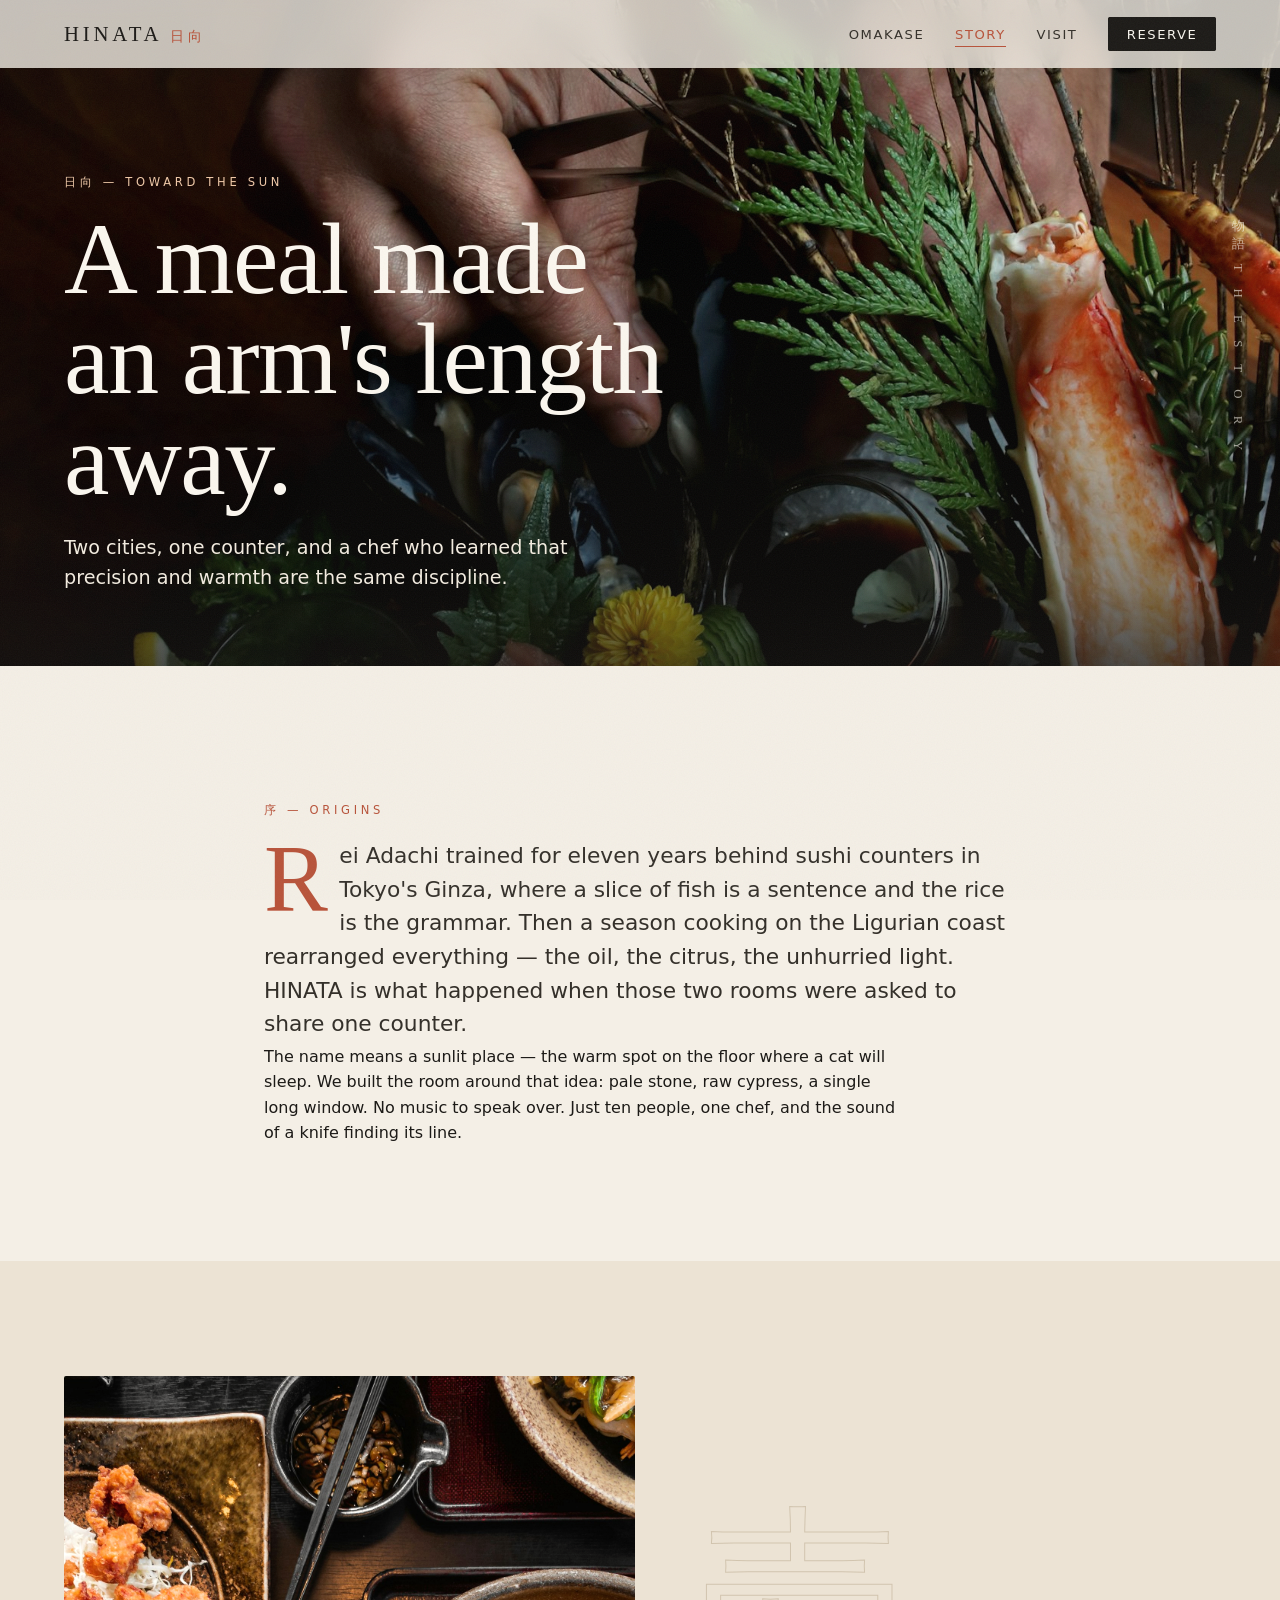
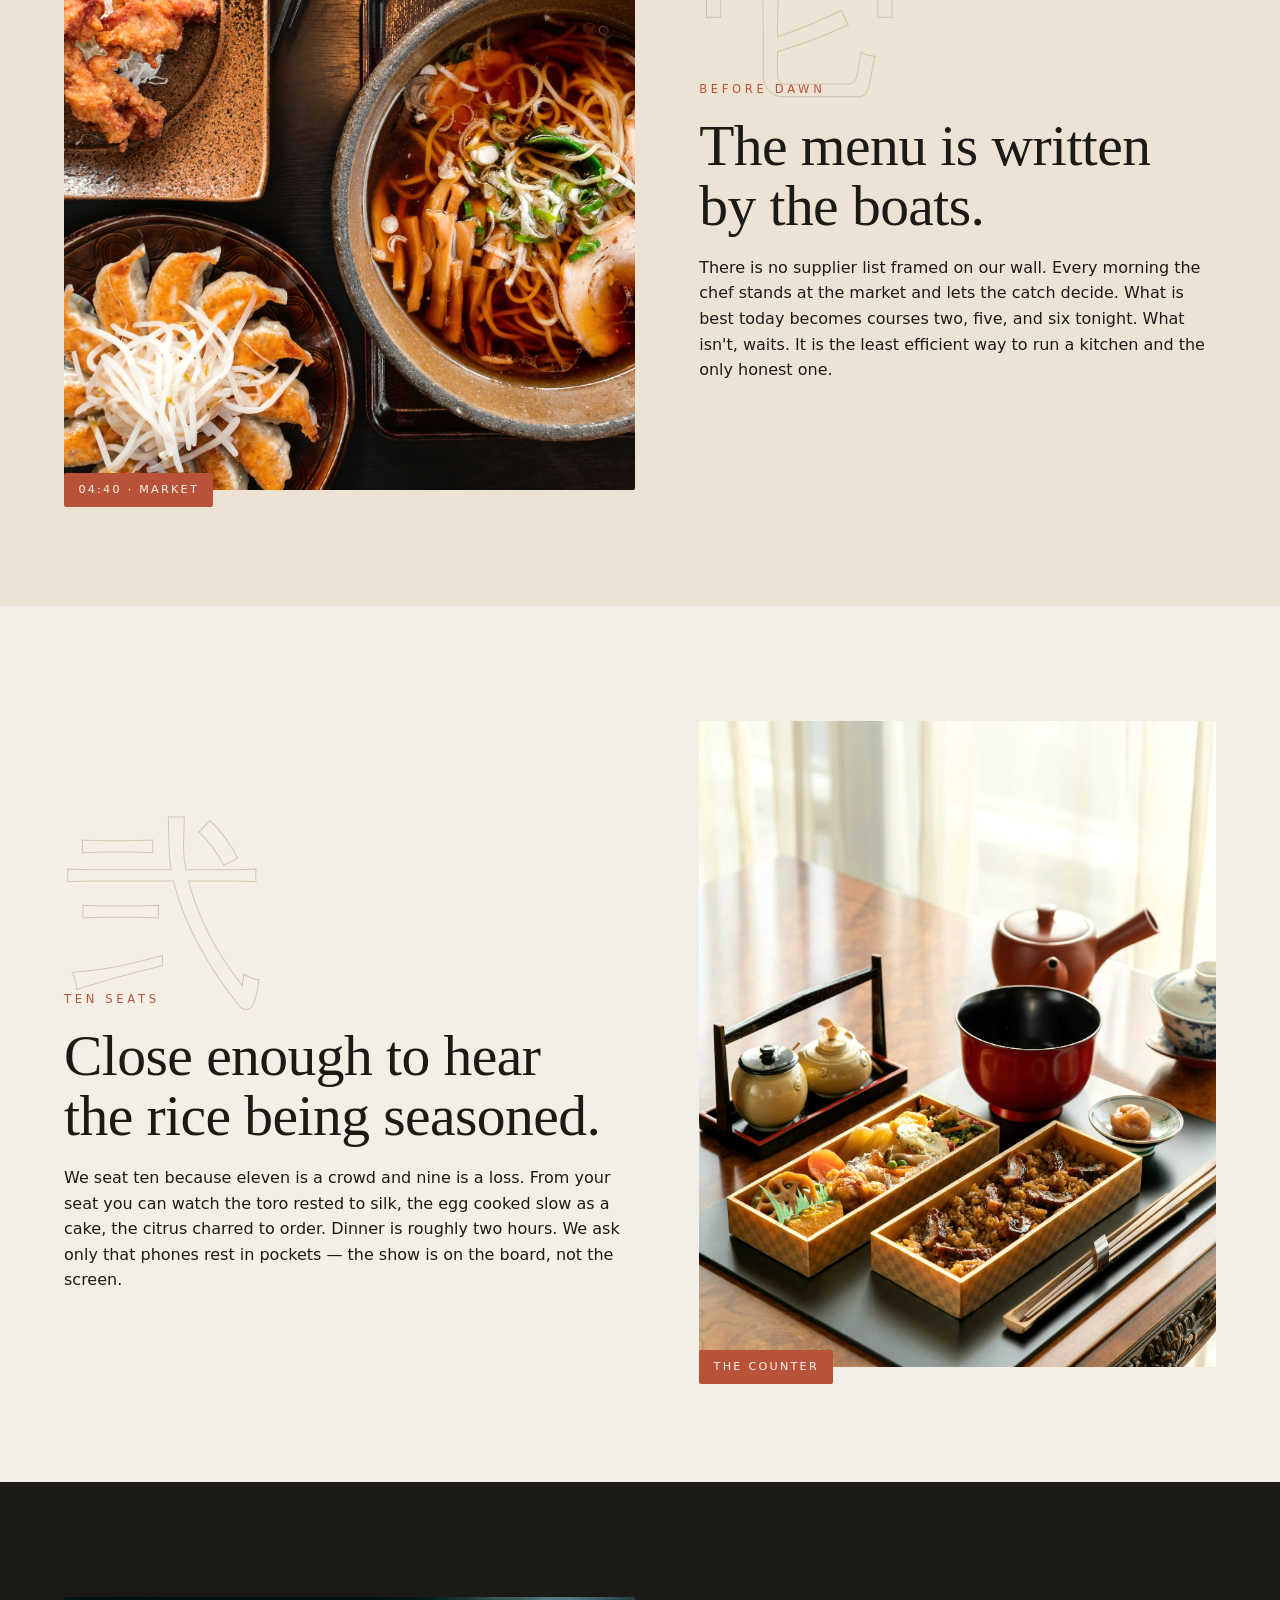
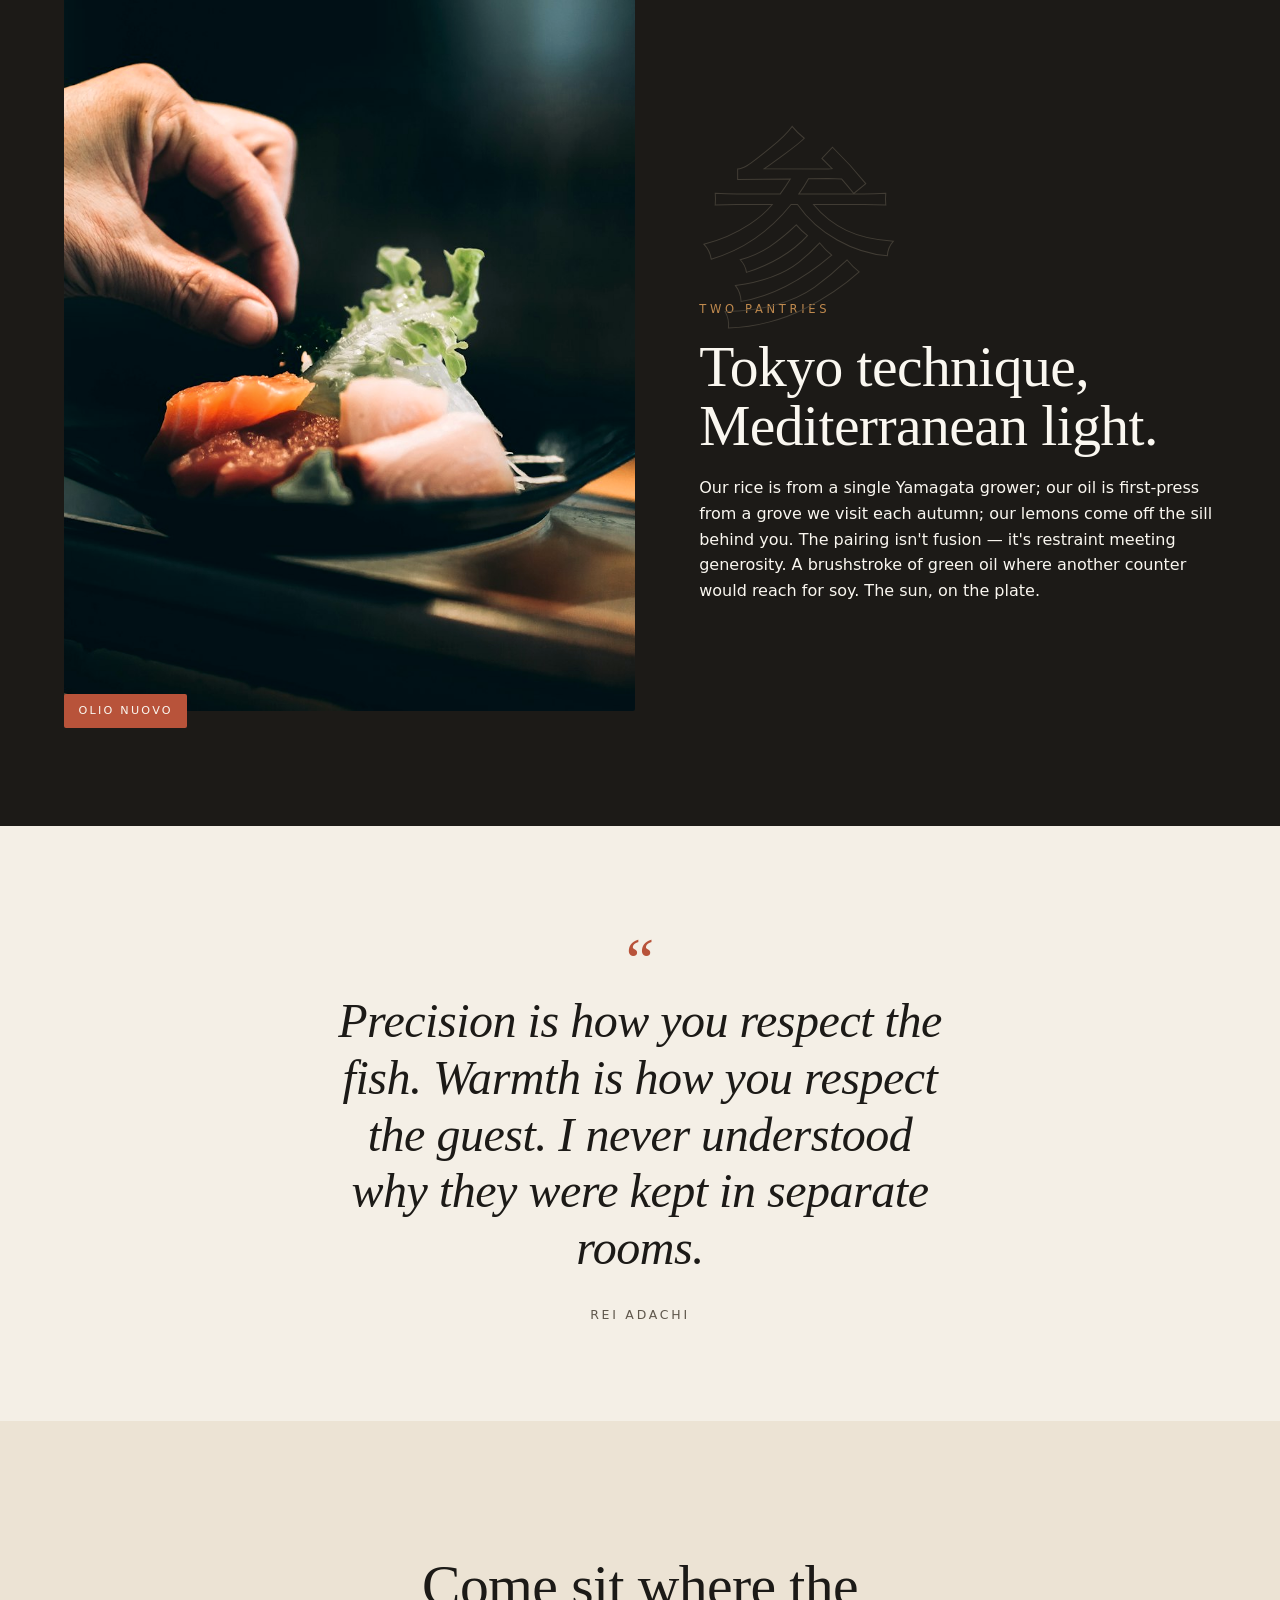
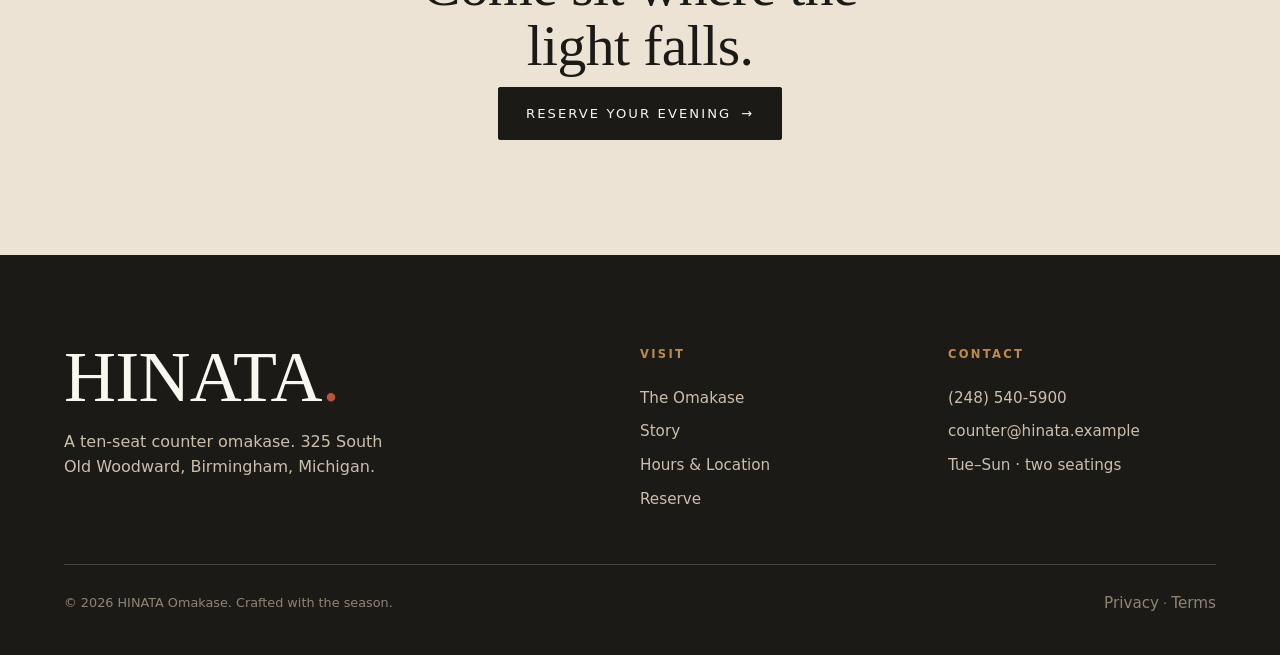
<file: story.html>
<!DOCTYPE html>
<html lang="en">
<head>
<meta charset="utf-8">
<meta name="viewport" content="width=device-width,initial-scale=1">
<meta http-equiv="Content-Security-Policy" content="default-src 'self'; img-src 'self' data:; style-src 'self' 'unsafe-inline' https://fonts.googleapis.com; font-src https://fonts.gstatic.com; script-src 'self'; base-uri 'self'; form-action 'self'">
<meta http-equiv="Cache-Control" content="no-cache, no-store, must-revalidate">
<meta http-equiv="Pragma" content="no-cache"><meta http-equiv="Expires" content="0">
<title>Story — HINATA 日向</title>
<meta name="description" content="Chef Rei Adachi on the market before dawn, the ten-seat counter, and a cuisine turned toward the sun.">
<link rel="preconnect" href="https://fonts.googleapis.com"><link rel="preconnect" href="https://fonts.gstatic.com" crossorigin>
<link href="https://fonts.googleapis.com/css2?family=Fraunces:ital,opsz,wght@0,9..144,300..600;1,9..144,300..500&family=Inter:wght@400;500;600&display=swap" rel="stylesheet">
<link rel="stylesheet" href="css/design.css?v=2">
</head>
<body>

<nav class="nav">
  <a class="nav__brand" href="index.html"><b>HINATA</b><span>日向</span></a>
  <ul class="nav__links">
    <li><a href="omakase.html">Omakase</a></li>
    <li><a href="story.html" aria-current="page">Story</a></li>
    <li><a href="visit.html">Visit</a></li>
    <li><a class="nav__cta" href="reserve.html">Reserve</a></li>
  </ul>
  <button class="nav__burger" aria-label="Menu" aria-expanded="false"><span></span><span></span><span></span></button>
</nav>

<header class="hero hero--page">
  <div class="hero__img"><img src="img/hero-story.jpg" alt="The chef's hands finishing a course at the counter" fetchpriority="high"></div>
  <div class="hero__scrim"></div>
  <div class="railmark">物 語 · T H E   S T O R Y</div>
  <div class="hero__inner">
    <p class="eyebrow">日向 — Toward the sun</p>
    <h1 class="display">A meal made<br>an arm's length away.</h1>
    <p class="hero__sub">Two cities, one counter, and a chef who learned that precision and warmth are the same discipline.</p>
  </div>
</header>

<!-- lede -->
<section class="band band--bone">
  <div class="wrap" style="max-width:880px">
    <p class="eyebrow reveal">序 — Origins</p>
    <p class="lede dropcap reveal" data-d="1" style="margin-top:1.2rem">Rei Adachi trained for eleven years behind sushi counters in Tokyo's Ginza, where a slice of fish is a sentence and the rice is the grammar. Then a season cooking on the Ligurian coast rearranged everything — the oil, the citrus, the unhurried light. HINATA is what happened when those two rooms were asked to share one counter.</p>
    <p class="reveal" data-d="2" style="margin-top:1.4rem">The name means a sunlit place — the warm spot on the floor where a cat will sleep. We built the room around that idea: pale stone, raw cypress, a single long window. No music to speak over. Just ten people, one chef, and the sound of a knife finding its line.</p>
  </div>
</section>

<!-- alternating story blocks -->
<section class="band band--linen">
  <div class="wrap split">
    <div class="split__media reveal"><img src="img/story-1.jpg" alt="An overhead spread of the day's ingredients"><span class="cap">04:40 · Market</span></div>
    <div class="split__body reveal" data-d="1">
      <p class="numeral">壱</p>
      <p class="eyebrow" style="margin-top:-.5rem">Before dawn</p>
      <h2 class="h2">The menu is written<br>by the boats.</h2>
      <p>There is no supplier list framed on our wall. Every morning the chef stands at the market and lets the catch decide. What is best today becomes courses two, five, and six tonight. What isn't, waits. It is the least efficient way to run a kitchen and the only honest one.</p>
    </div>
  </div>
</section>

<section class="band band--bone">
  <div class="wrap split split--rev">
    <div class="split__media reveal"><img src="img/story-2.jpg" alt="A quiet table setting with bowls and chopsticks"><span class="cap">The counter</span></div>
    <div class="split__body reveal" data-d="1">
      <p class="numeral">弐</p>
      <p class="eyebrow" style="margin-top:-.5rem">Ten seats</p>
      <h2 class="h2">Close enough to hear<br>the rice being seasoned.</h2>
      <p>We seat ten because eleven is a crowd and nine is a loss. From your seat you can watch the toro rested to silk, the egg cooked slow as a cake, the citrus charred to order. Dinner is roughly two hours. We ask only that phones rest in pockets — the show is on the board, not the screen.</p>
    </div>
  </div>
</section>

<section class="band band--ink">
  <div class="wrap split">
    <div class="split__media reveal"><img src="img/story-3.jpg" alt="A finished nigiri caught in soft light"><span class="cap">Olio nuovo</span></div>
    <div class="split__body reveal" data-d="1">
      <p class="numeral">参</p>
      <p class="eyebrow" style="margin-top:-.5rem">Two pantries</p>
      <h2 class="h2">Tokyo technique,<br>Mediterranean light.</h2>
      <p>Our rice is from a single Yamagata grower; our oil is first-press from a grove we visit each autumn; our lemons come off the sill behind you. The pairing isn't fusion — it's restraint meeting generosity. A brushstroke of green oil where another counter would reach for soy. The sun, on the plate.</p>
    </div>
  </div>
</section>

<!-- quote -->
<section class="band band--bone">
  <div class="wrap pull reveal">
    <span class="mark">“</span>
    <blockquote>Precision is how you respect the fish. Warmth is how you respect the guest. I never understood why they were kept in separate rooms.</blockquote>
    <cite>Rei Adachi</cite>
  </div>
</section>

<section class="band band--linen">
  <div class="wrap" style="text-align:center">
    <h2 class="h2 reveal" style="max-width:18ch;margin-inline:auto">Come sit where the light falls.</h2>
    <div class="reveal" data-d="1" style="margin-top:2rem"><a class="btn btn--ink" href="reserve.html">Reserve your evening <span class="arw">→</span></a></div>
  </div>
</section>

<footer class="foot">
  <div class="wrap">
    <div class="foot__top">
      <div><p class="foot__mark">HINATA<span>.</span></p><p style="margin-top:1.2rem;max-width:34ch">A ten-seat counter omakase. 325 South Old Woodward, Birmingham, Michigan.</p></div>
      <div><h5>Visit</h5><a href="omakase.html">The Omakase</a><a href="story.html">Story</a><a href="visit.html">Hours &amp; Location</a><a href="reserve.html">Reserve</a></div>
      <div><h5>Contact</h5><a href="tel:+12485405900">(248) 540-5900</a><a href="mailto:counter@hinata.example">counter@hinata.example</a><a href="visit.html">Tue–Sun · two seatings</a></div>
    </div>
    <div class="foot__bot"><span>© 2026 HINATA Omakase. Crafted with the season.</span><span><a href="legal.html">Privacy</a> · <a href="legal.html#terms">Terms</a></span></div>
  </div>
</footer>

<script src="js/nav.js?v=1"></script>
<script src="js/reveal.js?v=1"></script>
</body>
</html>
</file>
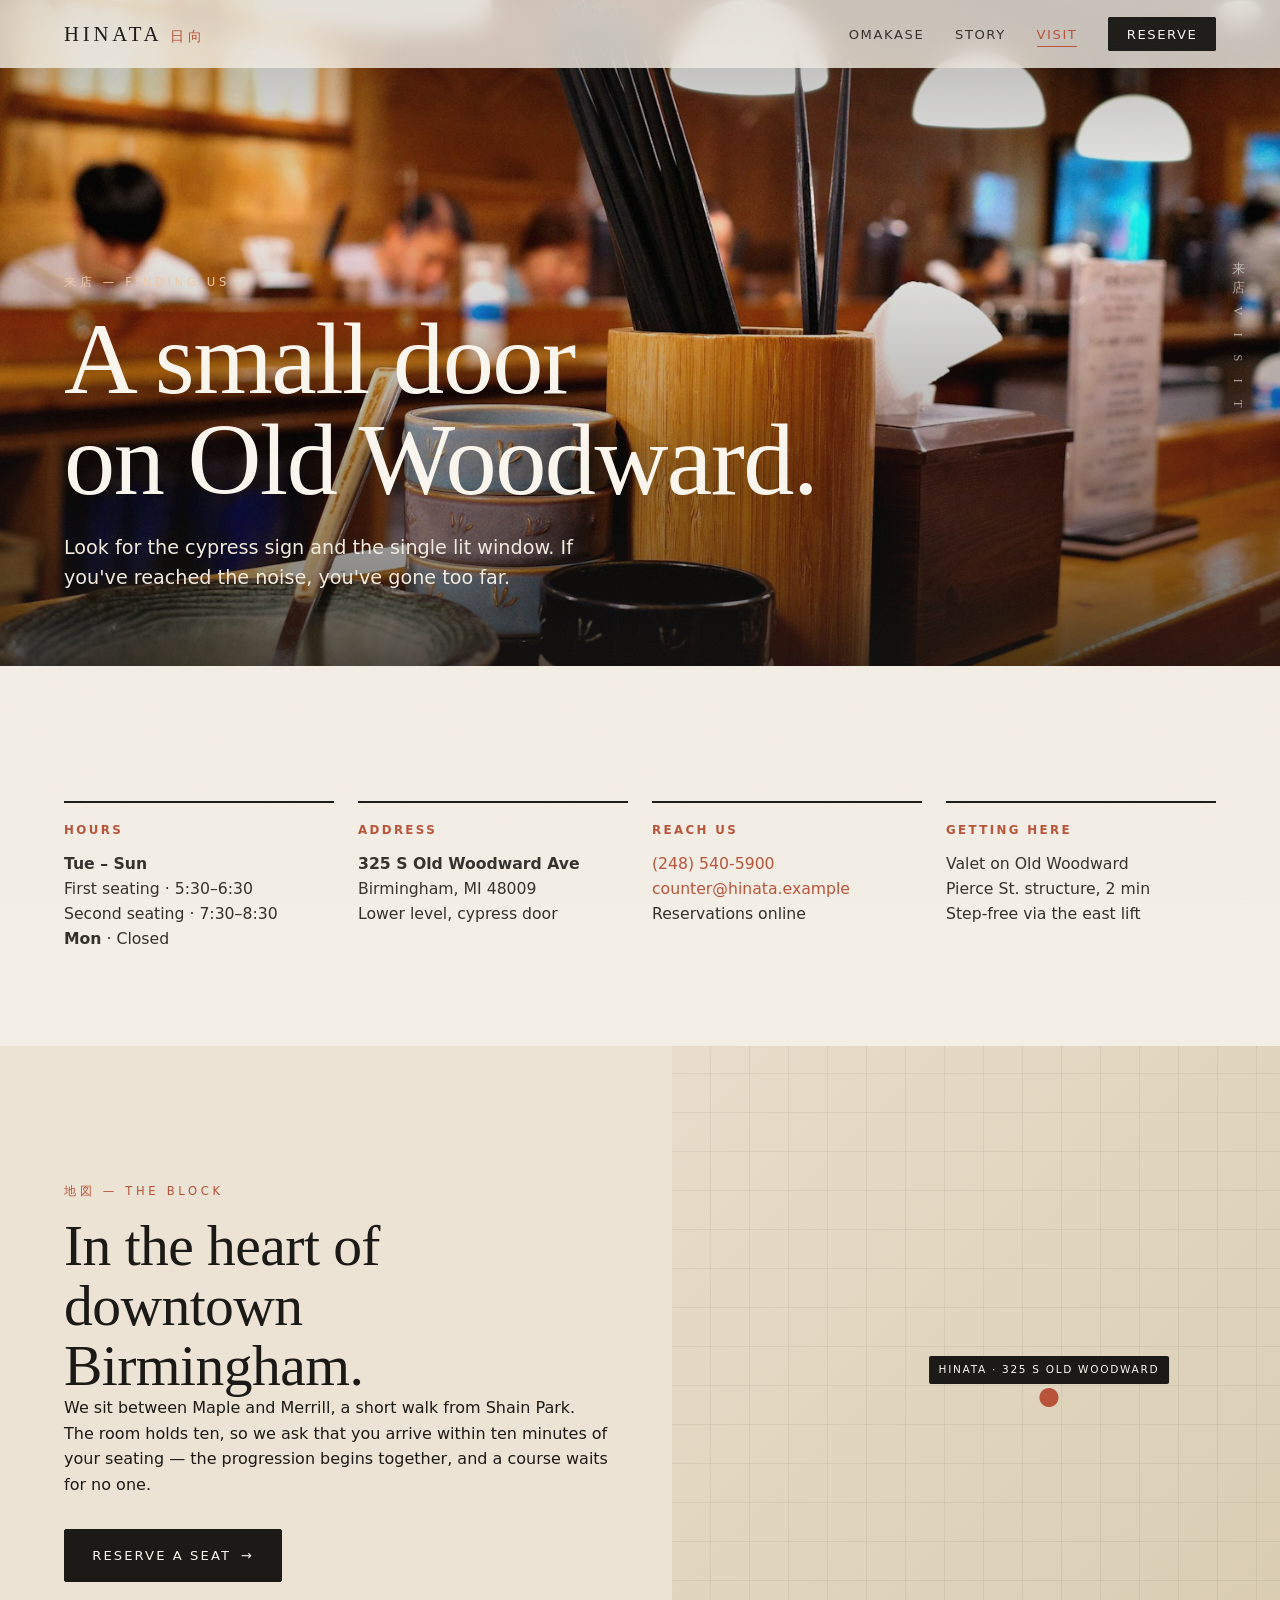
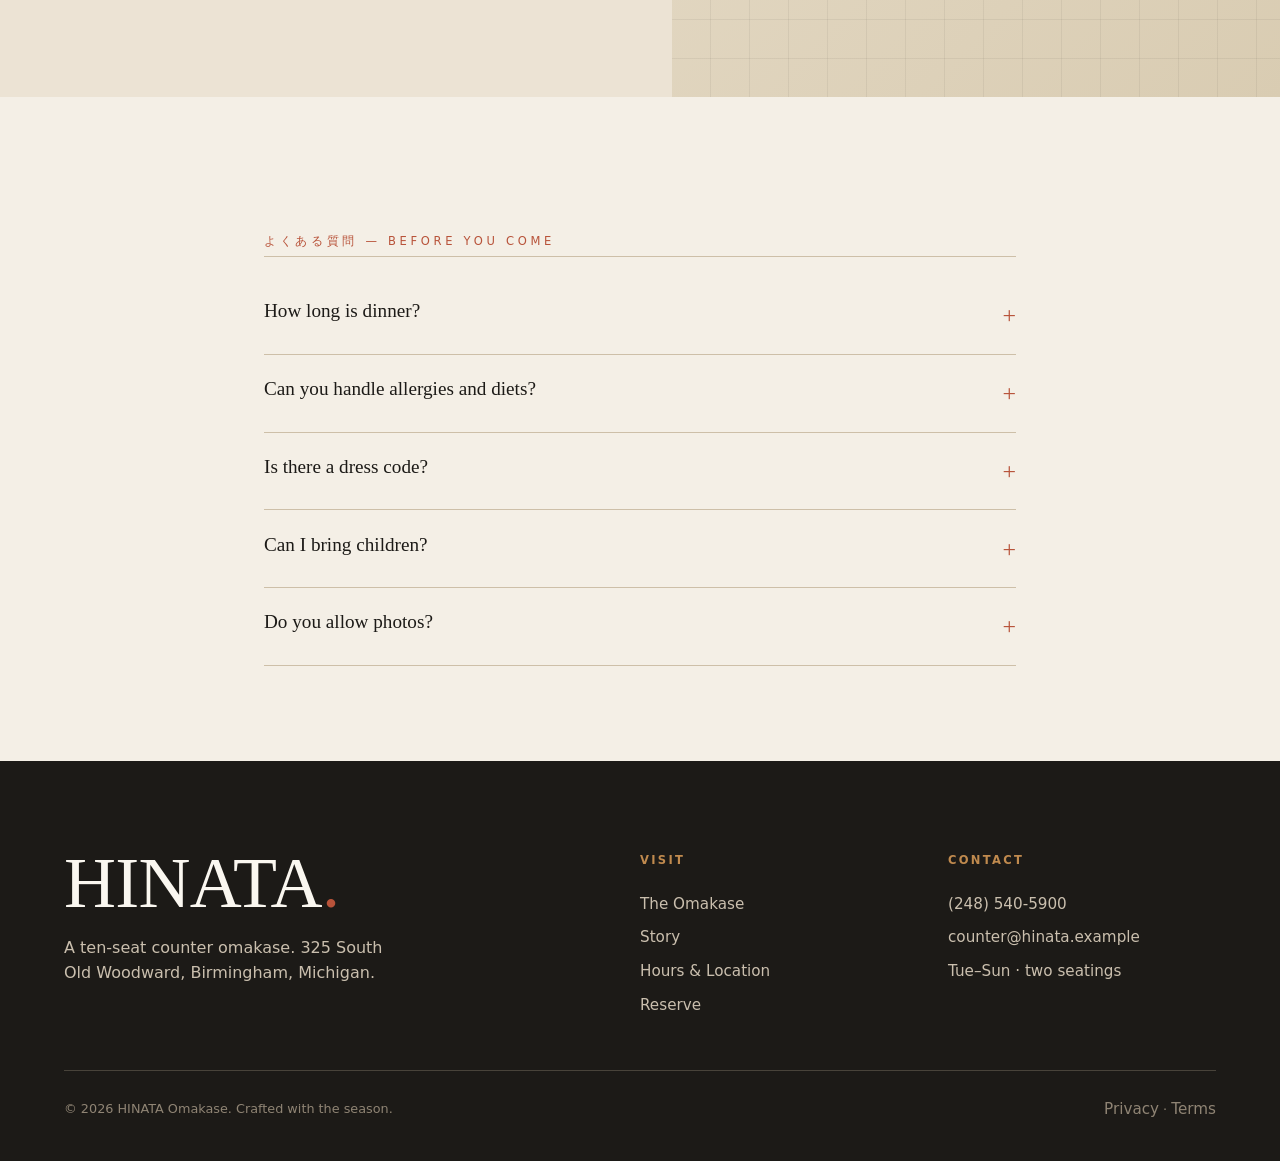
<file: visit.html>
<!DOCTYPE html>
<html lang="en">
<head>
<meta charset="utf-8">
<meta name="viewport" content="width=device-width,initial-scale=1">
<meta http-equiv="Content-Security-Policy" content="default-src 'self'; img-src 'self' data:; style-src 'self' 'unsafe-inline' https://fonts.googleapis.com; font-src https://fonts.gstatic.com; script-src 'self'; base-uri 'self'; form-action 'self'">
<meta http-equiv="Cache-Control" content="no-cache, no-store, must-revalidate">
<meta http-equiv="Pragma" content="no-cache"><meta http-equiv="Expires" content="0">
<title>Visit — HINATA 日向</title>
<meta name="description" content="Hours, location, and how to find the HINATA counter in Birmingham, Michigan.">
<link rel="preconnect" href="https://fonts.googleapis.com"><link rel="preconnect" href="https://fonts.gstatic.com" crossorigin>
<link href="https://fonts.googleapis.com/css2?family=Fraunces:ital,opsz,wght@0,9..144,300..600;1,9..144,300..500&family=Inter:wght@400;500;600&display=swap" rel="stylesheet">
<link rel="stylesheet" href="css/design.css?v=2">
</head>
<body>

<nav class="nav">
  <a class="nav__brand" href="index.html"><b>HINATA</b><span>日向</span></a>
  <ul class="nav__links">
    <li><a href="omakase.html">Omakase</a></li>
    <li><a href="story.html">Story</a></li>
    <li><a href="visit.html" aria-current="page">Visit</a></li>
    <li><a class="nav__cta" href="reserve.html">Reserve</a></li>
  </ul>
  <button class="nav__burger" aria-label="Menu" aria-expanded="false"><span></span><span></span><span></span></button>
</nav>

<header class="hero hero--page">
  <div class="hero__img"><img src="img/hero-visit.jpg" alt="The warm, low-lit dining room" fetchpriority="high"></div>
  <div class="hero__scrim"></div>
  <div class="railmark">来 店 · V I S I T</div>
  <div class="hero__inner">
    <p class="eyebrow">来店 — Finding us</p>
    <h1 class="display">A small door<br>on Old Woodward.</h1>
    <p class="hero__sub">Look for the cypress sign and the single lit window. If you've reached the noise, you've gone too far.</p>
  </div>
</header>

<section class="band band--bone">
  <div class="wrap">
    <div class="infogrid">
      <div class="info reveal"><h4>Hours</h4><p><b>Tue – Sun</b><br>First seating · 5:30–6:30<br>Second seating · 7:30–8:30<br><b>Mon</b> · Closed</p></div>
      <div class="info reveal" data-d="1"><h4>Address</h4><p><b>325 S Old Woodward Ave</b><br>Birmingham, MI 48009<br>Lower level, cypress door</p></div>
      <div class="info reveal" data-d="2"><h4>Reach us</h4><p><a href="tel:+12485405900" style="color:var(--terra)">(248) 540-5900</a><br><a href="mailto:counter@hinata.example" style="color:var(--terra)">counter@hinata.example</a><br>Reservations online</p></div>
      <div class="info reveal" data-d="3"><h4>Getting here</h4><p>Valet on Old Woodward<br>Pierce St. structure, 2 min<br>Step-free via the east lift</p></div>
    </div>
  </div>
</section>

<!-- map placeholder (no external embeds; CSP-clean) -->
<section class="band band--linen" style="padding-block:0">
  <div class="split" style="gap:0;align-items:stretch">
    <div class="split__body" style="padding:var(--band) var(--gutter)">
      <p class="eyebrow reveal">地図 — The block</p>
      <h2 class="h2 reveal" data-d="1" style="margin-top:1rem;max-width:14ch">In the heart of downtown Birmingham.</h2>
      <p class="reveal" data-d="2" style="margin-top:1.2rem">We sit between Maple and Merrill, a short walk from Shain Park. The room holds ten, so we ask that you arrive within ten minutes of your seating — the progression begins together, and a course waits for no one.</p>
      <a class="btn btn--ink reveal" data-d="2" href="reserve.html" style="margin-top:2rem">Reserve a seat <span class="arw">→</span></a>
    </div>
    <div class="reveal" aria-hidden="true" style="min-height:340px;background:
      repeating-linear-gradient(0deg,transparent 0 38px,rgba(72,67,58,.08) 38px 39px),
      repeating-linear-gradient(90deg,transparent 0 38px,rgba(72,67,58,.08) 38px 39px),
      radial-gradient(circle at 62% 54%,var(--terra) 0 9px,transparent 10px),
      linear-gradient(135deg,#e7ddca,#d9ccb2)">
      <div style="position:relative;height:100%">
        <span style="position:absolute;left:62%;top:54%;transform:translate(-50%,-150%);background:var(--ink);color:var(--cream);font-size:.66rem;letter-spacing:.16em;text-transform:uppercase;padding:.35rem .6rem;border-radius:2px;white-space:nowrap">HINATA · 325 S Old Woodward</span>
      </div>
    </div>
  </div>
</section>

<!-- faq -->
<section class="band band--bone">
  <div class="wrap" style="max-width:880px">
    <p class="eyebrow reveal" style="margin-bottom:1.6rem">よくある質問 — Before you come</p>
    <div class="faq">
      <details class="reveal"><summary>How long is dinner?</summary><p>About two hours at the counter, a little less at a table. We recommend leaving the evening open — it is not a meal to rush.</p></details>
      <details class="reveal"><summary>Can you handle allergies and diets?</summary><p>With notice, yes. Tell us when you reserve and the chef composes toward you. We cannot guarantee a nut-free or shellfish-free kitchen, but pescatarian and most allergy needs are easily met. The omakase is not vegetarian by nature; a vegetable-forward counter is offered with 48 hours' notice.</p></details>
      <details class="reveal"><summary>Is there a dress code?</summary><p>None. Come as you are comfortable. The room is warm and unfussy.</p></details>
      <details class="reveal"><summary>Can I bring children?</summary><p>Guests aged 12 and over are welcome at the counter. The pace and seating suit older diners best.</p></details>
      <details class="reveal"><summary>Do you allow photos?</summary><p>A quiet photo of a course is fine. We ask that phones otherwise rest — the counter is close, and the evening is better watched than recorded.</p></details>
    </div>
  </div>
</section>

<footer class="foot">
  <div class="wrap">
    <div class="foot__top">
      <div><p class="foot__mark">HINATA<span>.</span></p><p style="margin-top:1.2rem;max-width:34ch">A ten-seat counter omakase. 325 South Old Woodward, Birmingham, Michigan.</p></div>
      <div><h5>Visit</h5><a href="omakase.html">The Omakase</a><a href="story.html">Story</a><a href="visit.html">Hours &amp; Location</a><a href="reserve.html">Reserve</a></div>
      <div><h5>Contact</h5><a href="tel:+12485405900">(248) 540-5900</a><a href="mailto:counter@hinata.example">counter@hinata.example</a><a href="visit.html">Tue–Sun · two seatings</a></div>
    </div>
    <div class="foot__bot"><span>© 2026 HINATA Omakase. Crafted with the season.</span><span><a href="legal.html">Privacy</a> · <a href="legal.html#terms">Terms</a></span></div>
  </div>
</footer>

<script src="js/nav.js?v=1"></script>
<script src="js/reveal.js?v=1"></script>
</body>
</html>
</file>
<file: css/design.css>
/* HINATA 日向 — Omakase. Sunlit Mediterranean stone × Japanese omakase.
   Design system authored fresh for this build. */

/* ---------- tokens ---------- */
:root{
  --bone:#f4efe6;       /* page base */
  --linen:#ece3d4;      /* alt warm band */
  --sand:#e2d6c0;       /* deeper warm */
  --cream:#faf7f0;      /* lightest */
  --ink:#1c1a17;        /* text / dark band */
  --ink-2:#34302a;
  --ink-soft:#5f574c;   /* muted body */
  --hair:#cdbfa8;       /* hairline border */
  --hair-dark:#48433a;
  --terra:#b8533a;      /* THE accent */
  --terra-deep:#8f3d2a;
  --olive:#5c5d3f;      /* secondary */
  --gold:#c08a4e;       /* warm metallic, sparingly */

  --serif:"Fraunces",Georgia,serif;
  --sans:"Inter",system-ui,-apple-system,sans-serif;

  --maxw:1280px;
  --gutter:clamp(1.25rem,5vw,5rem);
  --band:clamp(4.5rem,9vw,9rem);   /* vertical band rhythm */

  --img-filter:saturate(1.04) contrast(1.03) brightness(1.02) sepia(.06);
}

/* ---------- reset ---------- */
*{margin:0;padding:0;box-sizing:border-box}
html{scroll-behavior:smooth;-webkit-text-size-adjust:100%;overflow-x:hidden}
body{
  font-family:var(--sans);background:var(--bone);color:var(--ink);
  line-height:1.6;overflow-x:hidden;
  font-feature-settings:"kern" 1,"liga" 1;
  -webkit-font-smoothing:antialiased;text-rendering:optimizeLegibility;
}
img{max-width:100%;display:block}
a{color:inherit;text-decoration:none}
::selection{background:var(--terra);color:var(--cream)}
:focus-visible{outline:2px solid var(--terra);outline-offset:3px}

/* filmic grain — plain opacity (no blend-mode; LAW: blend hangs renderer) */
body::after{
  content:"";position:fixed;inset:0;z-index:9000;pointer-events:none;opacity:.05;
  background-image:url("data:image/svg+xml,%3Csvg xmlns='http://www.w3.org/2000/svg' width='140' height='140'%3E%3Cfilter id='n'%3E%3CfeTurbulence type='fractalNoise' baseFrequency='.85' numOctaves='2'/%3E%3C/filter%3E%3Crect width='100%25' height='100%25' filter='url(%23n)'/%3E%3C/svg%3E");
}

/* ---------- type scale ---------- */
.display{font-family:var(--serif);font-weight:340;line-height:.98;letter-spacing:-.015em;
  font-size:clamp(2.9rem,8vw,7rem);font-optical-sizing:auto}
.h2{font-family:var(--serif);font-weight:360;line-height:1.04;letter-spacing:-.01em;
  font-size:clamp(2rem,4.6vw,3.6rem)}
.h3{font-family:var(--serif);font-weight:400;font-size:clamp(1.35rem,2.6vw,2rem);line-height:1.15}
.eyebrow{font-family:var(--sans);font-weight:500;text-transform:uppercase;
  letter-spacing:.32em;font-size:.72rem;color:var(--terra)}
.lede{font-size:clamp(1.12rem,1.7vw,1.4rem);line-height:1.55;color:var(--ink-2);font-weight:350}
.kana{font-family:var(--serif);font-style:italic}
p{max-width:62ch}
.muted{color:var(--ink-soft)}

/* ---------- layout ---------- */
.wrap{max-width:var(--maxw);margin-inline:auto;padding-inline:var(--gutter)}
.band{padding-block:var(--band)}
.band--bone{background:var(--bone)}
.band--linen{background:var(--linen)}
.band--ink{background:var(--ink);color:var(--cream)}
.band--ink .eyebrow{color:var(--gold)}
.band--ink .muted{color:#b8ad9c}
.band--ink .display,.band--ink .h2,.band--ink .h3{color:var(--cream)}
.rule{height:1px;background:var(--hair);border:0;margin:0}
.band--ink .rule{background:var(--hair-dark)}

/* numeral graphic */
.numeral{font-family:var(--serif);font-size:clamp(5rem,16vw,13rem);line-height:.8;
  color:transparent;-webkit-text-stroke:1px var(--hair);opacity:.85;font-weight:300;user-select:none}
.band--ink .numeral{-webkit-text-stroke:1px var(--hair-dark)}

/* ---------- nav ---------- */
.nav{position:fixed;inset:0 0 auto;z-index:1000;display:flex;align-items:center;
  justify-content:space-between;gap:1rem;
  padding:1.05rem var(--gutter);
  background:color-mix(in srgb,var(--bone) 80%,transparent);
  backdrop-filter:blur(12px) saturate(1.1);-webkit-backdrop-filter:blur(12px) saturate(1.1);
  border-bottom:1px solid transparent;transition:padding .35s ease,background .35s ease,border-color .35s ease}
.nav.shrink{padding:.6rem var(--gutter);background:color-mix(in srgb,var(--bone) 94%,transparent);
  border-bottom:1px solid var(--hair)}
.nav__brand{font-family:var(--serif);font-size:1.3rem;letter-spacing:.18em;font-weight:500;display:flex;align-items:baseline;gap:.5rem}
.nav__brand b{font-weight:500}
.nav__brand span{font-size:.9rem;color:var(--terra)}
.nav__links{display:flex;align-items:center;gap:clamp(1rem,2.4vw,2.4rem);list-style:none}
.nav__links a{font-size:.82rem;letter-spacing:.12em;text-transform:uppercase;color:var(--ink-2);
  position:relative;padding-block:.35rem}
.nav__links a::after{content:"";position:absolute;left:0;bottom:0;width:0;height:1px;
  background:var(--terra);transition:width .3s ease}
.nav__links a:hover::after,.nav__links a[aria-current="page"]::after{width:100%}
.nav__links a[aria-current="page"]{color:var(--terra)}
.nav__cta{border:1px solid var(--ink);border-radius:2px;padding:.55rem 1.1rem !important;
  background:var(--ink);color:var(--cream) !important;letter-spacing:.14em;transition:background .3s,color .3s}
.nav__cta::after{display:none}
.nav__cta:hover{background:var(--terra);border-color:var(--terra)}
.nav__burger{display:none;flex-direction:column;gap:5px;background:none;border:0;cursor:pointer;padding:.4rem}
.nav__burger span{width:24px;height:2px;background:var(--ink);transition:transform .3s,opacity .3s}
.nav.open .nav__burger span:nth-child(1){transform:translateY(7px) rotate(45deg)}
.nav.open .nav__burger span:nth-child(2){opacity:0}
.nav.open .nav__burger span:nth-child(3){transform:translateY(-7px) rotate(-45deg)}

/* ---------- hero (full-bleed image + scrim + overlay; STATIC) ---------- */
.hero{position:relative;min-height:100svh;display:flex;align-items:flex-end;
  padding:0 var(--gutter) clamp(3rem,8vh,7rem);overflow:hidden}
.hero--page{min-height:74svh}
.hero__img{position:absolute;inset:0;z-index:-2}
.hero__img img{width:100%;height:100%;object-fit:cover;filter:var(--img-filter)}
.hero__scrim{position:absolute;inset:0;z-index:-1;
  background:linear-gradient(180deg,rgba(20,18,16,.34) 0%,rgba(20,18,16,.06) 32%,rgba(20,18,16,.5) 88%,rgba(20,18,16,.72) 100%)}
.hero__scrim::after{content:"";position:absolute;inset:0;
  background:radial-gradient(120% 90% at 50% 40%,transparent 55%,rgba(20,18,16,.4) 100%)}
.hero__inner{position:relative;max-width:var(--maxw);margin-inline:auto;width:100%;color:var(--cream)}
.hero__inner .eyebrow{color:#f0c9a8}
.hero .display{color:#fbf7ef;text-shadow:0 2px 40px rgba(0,0,0,.35);max-width:16ch}
.hero__sub{margin-top:1.4rem;max-width:46ch;color:#f3ece0;font-size:clamp(1rem,1.5vw,1.25rem)}
.hero__meta{margin-top:2rem;display:flex;flex-wrap:wrap;gap:1.5rem 2.4rem;align-items:center}

/* vertical stacked wordmark rail (Adachi cue) */
.railmark{position:absolute;top:50%;right:clamp(.7rem,2.5vw,2.2rem);transform:translateY(-50%);
  z-index:0;display:flex;flex-direction:column;gap:.1em;writing-mode:vertical-rl;
  font-family:var(--serif);font-size:clamp(.7rem,1vw,.95rem);letter-spacing:.55em;
  text-transform:uppercase;color:rgba(251,247,239,.6);user-select:none;pointer-events:none}

/* ---------- buttons ---------- */
.btn{display:inline-flex;align-items:center;gap:.6rem;font-size:.82rem;letter-spacing:.16em;
  text-transform:uppercase;padding:.92rem 1.7rem;border-radius:2px;font-weight:500;
  transition:transform .25s,background .3s,color .3s,border-color .3s;cursor:pointer;border:1px solid}
.btn--solid{background:var(--terra);color:var(--cream);border-color:var(--terra)}
.btn--solid:hover{background:var(--terra-deep);border-color:var(--terra-deep)}
.btn--ghost{background:transparent;color:var(--cream);border-color:rgba(251,247,239,.55)}
.btn--ghost:hover{background:var(--cream);color:var(--ink);border-color:var(--cream)}
.btn--ink{background:var(--ink);color:var(--cream);border-color:var(--ink)}
.btn--ink:hover{background:var(--terra);border-color:var(--terra)}
.btn .arw{transition:transform .25s}
.btn:hover .arw{transform:translateX(4px)}

/* ---------- intro / split ---------- */
.split{display:grid;grid-template-columns:1fr;gap:clamp(2rem,5vw,5rem);align-items:center}
@media(min-width:880px){
  .split{grid-template-columns:1.05fr .95fr}
  .split--rev .split__media{order:2}
  .split--wide{grid-template-columns:1fr 1.25fr}
}
.split__media{position:relative}
.split__media img{width:100%;aspect-ratio:4/5;object-fit:cover;filter:var(--img-filter);border-radius:2px}
.split__media .cap{position:absolute;bottom:0;left:0;transform:translateY(50%);
  background:var(--terra);color:var(--cream);font-size:.7rem;letter-spacing:.2em;text-transform:uppercase;
  padding:.5rem .9rem;border-radius:2px}
.eyebrow+.h2,.eyebrow+.display{margin-top:1.1rem}
.h2+p,.h3+p,.lede+p,.split__body p+p{margin-top:1.2rem}
.split__body .btn,.intro__cta{margin-top:2rem}

/* drop cap for editorial lede */
.dropcap::first-letter{font-family:var(--serif);float:left;font-size:4.4em;line-height:.72;
  padding:.06em .12em 0 0;color:var(--terra);font-weight:400}

/* ---------- signpost cards ---------- */
.signposts{display:grid;grid-template-columns:1fr;gap:1.4rem}
@media(min-width:760px){.signposts{grid-template-columns:repeat(3,1fr)}}
.spost{position:relative;border:1px solid var(--hair);border-radius:3px;overflow:hidden;
  background:var(--cream);display:flex;flex-direction:column;min-height:340px;
  transition:transform .35s ease,box-shadow .35s ease}
.spost:hover{transform:translateY(-5px);box-shadow:0 24px 50px -28px rgba(28,26,23,.45)}
.spost__img{height:200px;overflow:hidden}
.spost__img img{width:100%;height:100%;object-fit:cover;filter:var(--img-filter);transition:filter .4s}
.spost:hover .spost__img img{filter:var(--img-filter) brightness(1.06)}
.spost__body{padding:1.5rem 1.5rem 1.7rem;display:flex;flex-direction:column;gap:.5rem;flex:1}
.spost__body .num{font-family:var(--serif);color:var(--terra);font-size:.85rem;letter-spacing:.1em}
.spost__body h3{font-family:var(--serif);font-size:1.45rem}
.spost__body .go{margin-top:auto;font-size:.78rem;letter-spacing:.16em;text-transform:uppercase;
  color:var(--terra);display:inline-flex;gap:.5rem;align-items:center}
.spost__body .go .arw{transition:transform .25s}
.spost:hover .go .arw{transform:translateX(5px)}

/* ---------- pull quote ---------- */
.pull{text-align:center;max-width:min(92vw,46rem);margin-inline:auto}
.pull .mark{font-family:var(--serif);color:var(--terra);font-size:4rem;line-height:0;display:block;height:.5em}
.pull blockquote{font-family:var(--serif);font-weight:340;font-style:italic;
  font-size:clamp(1.7rem,4vw,3rem);line-height:1.18;letter-spacing:-.01em}
.pull cite{display:block;margin-top:1.8rem;font-style:normal;font-family:var(--sans);
  font-size:.78rem;letter-spacing:.22em;text-transform:uppercase;color:var(--ink-soft)}

/* ---------- omakase course list (editorial, dotted leader) ---------- */
.courses{border-top:1px solid var(--hair)}
.course{display:grid;grid-template-columns:auto 1fr auto;gap:1.2rem;align-items:baseline;
  padding:1.5rem 0;border-bottom:1px solid var(--hair)}
.course__no{font-family:var(--serif);color:var(--terra);font-size:1rem;min-width:2.4ch}
.course__main{min-width:0}
.course__name{font-family:var(--serif);font-size:clamp(1.2rem,2vw,1.6rem);line-height:1.2}
.course__name .kana{color:var(--ink-soft);font-size:.8em;margin-left:.5rem}
.course__desc{color:var(--ink-soft);font-size:.95rem;margin-top:.35rem;max-width:60ch}
.course__price{font-family:var(--serif);font-size:1.05rem;white-space:nowrap;color:var(--ink-2)}
.band--ink .course,.band--ink .courses{border-color:var(--hair-dark)}
.band--ink .course__desc{color:#b8ad9c}
.band--ink .course__price{color:var(--cream)}

/* ---------- gallery strip (asymmetric) ---------- */
.gal{display:grid;gap:1rem;grid-template-columns:repeat(2,1fr)}
@media(min-width:760px){.gal{grid-template-columns:repeat(4,1fr);grid-auto-rows:1fr}}
.gal figure{overflow:hidden;border-radius:2px}
.gal img{width:100%;height:100%;object-fit:cover;filter:var(--img-filter);aspect-ratio:3/4}
@media(min-width:760px){
  .gal .tall{grid-row:span 2}
  .gal .wide{grid-column:span 2;aspect-ratio:auto}
  .gal .wide img{aspect-ratio:16/10}
}

/* ---------- reservation widget ---------- */
.resv{display:grid;grid-template-columns:1fr;gap:clamp(2rem,4vw,3.5rem)}
@media(min-width:920px){.resv{grid-template-columns:1.3fr .7fr}}
.resv__panel,.resv__summary{min-width:0} /* prevent grid blowout from the day-strip */
.daystrip,.slots{min-width:0}
.resv__panel{background:var(--cream);border:1px solid var(--hair);border-radius:4px;
  padding:clamp(1.5rem,3vw,2.5rem)}
.field{margin-bottom:1.7rem}
.field>label{display:block;font-size:.74rem;letter-spacing:.18em;text-transform:uppercase;
  color:var(--ink-soft);margin-bottom:.8rem;font-weight:600}
.daystrip{display:flex;gap:.6rem;overflow-x:auto;padding-bottom:.6rem;scrollbar-width:thin}
.day{flex:0 0 auto;min-width:64px;text-align:center;border:1px solid var(--hair);border-radius:3px;
  padding:.7rem .5rem;cursor:pointer;background:var(--bone);transition:.2s;line-height:1.25}
.day small{display:block;font-size:.62rem;letter-spacing:.14em;text-transform:uppercase;color:var(--ink-soft)}
.day b{font-family:var(--serif);font-size:1.3rem;font-weight:400}
.day em{display:block;font-style:normal;font-size:.6rem;text-transform:uppercase;letter-spacing:.1em;color:var(--ink-soft)}
.day:hover{border-color:var(--terra)}
.day.sel{background:var(--ink);border-color:var(--ink)}
.day.sel small,.day.sel b,.day.sel em{color:var(--cream)}
.slots{display:grid;grid-template-columns:repeat(auto-fill,minmax(92px,1fr));gap:.6rem}
.slot{border:1px solid var(--hair);border-radius:3px;padding:.7rem .4rem;text-align:center;
  cursor:pointer;background:var(--bone);font-size:.92rem;transition:.2s;font-variant-numeric:tabular-nums}
.slot small{display:block;font-size:.6rem;text-transform:uppercase;letter-spacing:.1em;color:var(--ink-soft);margin-top:.15rem}
.slot:hover:not(.gone){border-color:var(--terra)}
.slot.sel{background:var(--terra);border-color:var(--terra);color:var(--cream)}
.slot.sel small{color:#f3d8cb}
.slot.gone{opacity:.4;cursor:not-allowed;text-decoration:line-through;background:var(--linen)}
.seatgrid{display:grid;grid-template-columns:1fr 1fr;gap:.7rem}
.seat{border:1px solid var(--hair);border-radius:3px;padding:1rem;cursor:pointer;background:var(--bone);transition:.2s}
.seat:hover{border-color:var(--terra)}
.seat.sel{border-color:var(--terra);background:#fbf1ec}
.seat b{font-family:var(--serif);font-size:1.1rem;display:block}
.seat small{color:var(--ink-soft);font-size:.8rem}
.stepper{display:flex;align-items:center;gap:1rem}
.stepper button{width:42px;height:42px;border:1px solid var(--hair);background:var(--bone);
  border-radius:3px;font-size:1.3rem;cursor:pointer;transition:.2s;color:var(--ink)}
.stepper button:hover{border-color:var(--terra);color:var(--terra)}
.stepper output{font-family:var(--serif);font-size:1.6rem;min-width:2.5ch;text-align:center}
.inp{width:100%;border:1px solid var(--hair);background:var(--bone);border-radius:3px;
  padding:.85rem 1rem;font-family:var(--sans);font-size:1rem;color:var(--ink);transition:.2s}
.inp:focus{outline:none;border-color:var(--terra)}
.inrow{display:grid;grid-template-columns:1fr;gap:1.2rem}
@media(min-width:560px){.inrow{grid-template-columns:1fr 1fr}}
.resv__summary{position:sticky;top:6rem;align-self:start;border:1px solid var(--hair);
  border-radius:4px;padding:1.6rem;background:var(--linen)}
.resv__summary h3{font-family:var(--serif);font-size:1.3rem;margin-bottom:1rem}
.sumrow{display:flex;justify-content:space-between;gap:1rem;padding:.6rem 0;border-bottom:1px dashed var(--hair);font-size:.92rem}
.sumrow b{font-weight:600}
.sumrow .v{color:var(--ink-soft);text-align:right}
.resv__confirm{margin-top:1.4rem;padding:1.1rem;border-radius:3px;background:#eef0e3;border:1px solid var(--olive);
  color:var(--olive);font-size:.92rem;display:none}
.resv__confirm.show{display:block}

/* ---------- info grid (visit) ---------- */
.infogrid{display:grid;grid-template-columns:1fr;gap:1.5rem}
@media(min-width:680px){.infogrid{grid-template-columns:repeat(2,1fr)}}
@media(min-width:980px){.infogrid{grid-template-columns:repeat(4,1fr)}}
.info{border-top:2px solid var(--ink);padding-top:1.1rem}
.info h4{font-family:var(--sans);font-size:.74rem;letter-spacing:.2em;text-transform:uppercase;color:var(--terra);margin-bottom:.7rem}
.info p{font-size:.98rem;color:var(--ink-2)}
.info p b{font-weight:600}

/* faq */
.faq{border-top:1px solid var(--hair)}
.faq details{border-bottom:1px solid var(--hair);padding:1.2rem 0}
.faq summary{font-family:var(--serif);font-size:1.2rem;cursor:pointer;list-style:none;display:flex;justify-content:space-between;gap:1rem}
.faq summary::-webkit-details-marker{display:none}
.faq summary::after{content:"+";color:var(--terra);font-size:1.5rem;transition:transform .3s}
.faq details[open] summary::after{transform:rotate(45deg)}
.faq details p{margin-top:.9rem;color:var(--ink-soft)}

/* legal */
.legal h2{margin-top:2.5rem}
.legal h3{margin-top:1.8rem;font-size:1.2rem}
.legal p,.legal li{color:var(--ink-2);margin-top:.9rem;max-width:72ch}
.legal ul{padding-left:1.3rem}

/* ---------- footer ---------- */
.foot{background:var(--ink);color:#cabfae;padding-block:clamp(3.5rem,7vw,6rem) 2.5rem}
.foot__top{display:grid;grid-template-columns:1fr;gap:2.5rem}
@media(min-width:760px){.foot__top{grid-template-columns:2fr 1fr 1fr}}
.foot__mark{font-family:var(--serif);font-size:clamp(2.5rem,7vw,4.5rem);color:var(--cream);line-height:.9;letter-spacing:-.01em}
.foot__mark span{color:var(--terra)}
.foot h5{font-size:.72rem;letter-spacing:.2em;text-transform:uppercase;color:var(--gold);margin-bottom:1.1rem}
.foot a{display:block;padding:.3rem 0;font-size:.95rem;color:#cabfae;transition:color .2s}
.foot a:hover{color:var(--cream)}
.foot__bot{display:flex;flex-wrap:wrap;gap:1rem;justify-content:space-between;align-items:center;
  margin-top:3rem;padding-top:1.6rem;border-top:1px solid var(--hair-dark);font-size:.8rem;color:#8f8474}
.foot__bot a{display:inline;color:#8f8474}
.foot__bot a:hover{color:var(--cream)}

/* ---------- reveal (opacity-only; LAW: heroes static, no translate on image blocks) ---------- */
.reveal{opacity:0;transition:opacity .9s ease,transform .9s cubic-bezier(.2,.7,.2,1)}
.reveal.in{opacity:1;transform:none}
/* text-only blocks rise gently; image blocks (.split__media/.spost/.gal) stay opacity-only */
.split__body.reveal,.pull.reveal,.course.reveal,.info.reveal,.faq details.reveal,
.h2.reveal,.eyebrow.reveal,.lede.reveal,.numeral.reveal{transform:translateY(20px)}
.reveal[data-d="1"]{transition-delay:.08s}.reveal[data-d="2"]{transition-delay:.16s}
.reveal[data-d="3"]{transition-delay:.24s}.reveal[data-d="4"]{transition-delay:.32s}
/* course rows cascade as the list enters */
.course.reveal:nth-child(1){transition-delay:.04s}.course.reveal:nth-child(2){transition-delay:.09s}
.course.reveal:nth-child(3){transition-delay:.14s}.course.reveal:nth-child(4){transition-delay:.19s}
.course.reveal:nth-child(5){transition-delay:.24s}.course.reveal:nth-child(6){transition-delay:.29s}
@media(prefers-reduced-motion:reduce){.reveal{opacity:1;transform:none;transition:none}}

/* micro-interactions (hover only — no auto motion) */
.btn--solid,.btn--ink,.btn--ghost{transition:transform .25s,background .3s,color .3s,border-color .3s}
.btn--solid:hover,.btn--ink:hover{transform:translateY(-2px)}
.course{transition:background .3s ease}
.course:hover{background:rgba(184,83,58,.045)}
.course__no{transition:transform .3s ease}
.course:hover .course__no{transform:translateX(4px)}
.band--ink .course:hover{background:rgba(192,138,78,.08)}
.info{transition:border-color .3s ease}
.info:hover{border-color:var(--terra)}
.foot a{transition:color .2s,padding-left .25s}
.foot__top a:hover{padding-left:6px}

/* ---------- mobile nav ---------- */
@media(max-width:860px){
  .nav__burger{display:flex}
  /* NOTE: .nav has backdrop-filter → it becomes the containing block for this
     fixed drawer, so bottom:0 collapses to nav height. Pin with explicit svh. */
  .nav__links{position:fixed;top:0;right:0;left:auto;bottom:auto;height:100svh;
    width:min(78vw,360px);flex-direction:column;
    align-items:flex-start;justify-content:center;gap:1.5rem;padding:2rem var(--gutter);
    background:var(--cream);transform:translateX(100%);transition:transform .4s cubic-bezier(.6,0,.2,1);
    border-left:1px solid var(--hair);overflow-y:auto}
  .nav.open .nav__links{transform:translateX(0)}
  .nav__links a{font-size:1.1rem;letter-spacing:.1em}
  .nav__cta{margin-top:.5rem}
  .railmark{display:none}
}
@media(max-width:520px){
  .course{grid-template-columns:auto 1fr;gap:.5rem 1rem}
  .course__price{grid-column:2;margin-top:.3rem}
}
</file>
